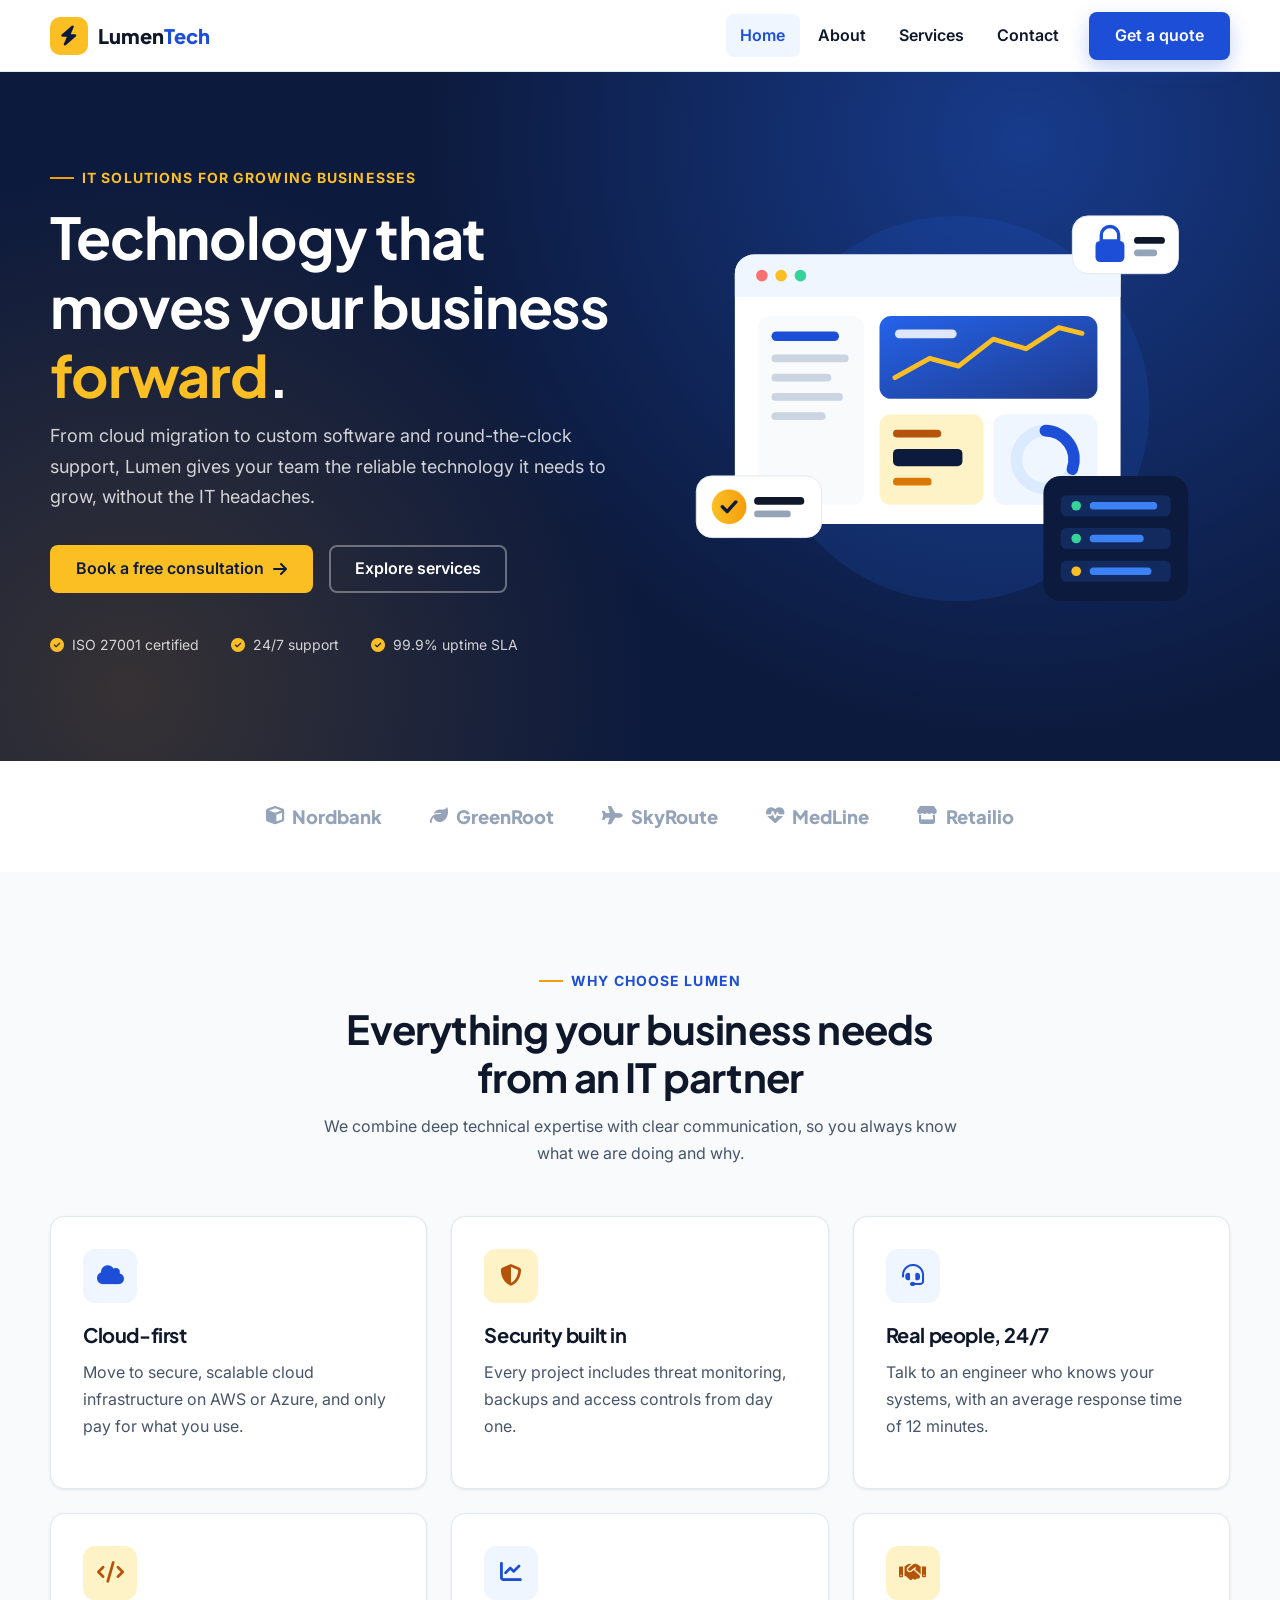
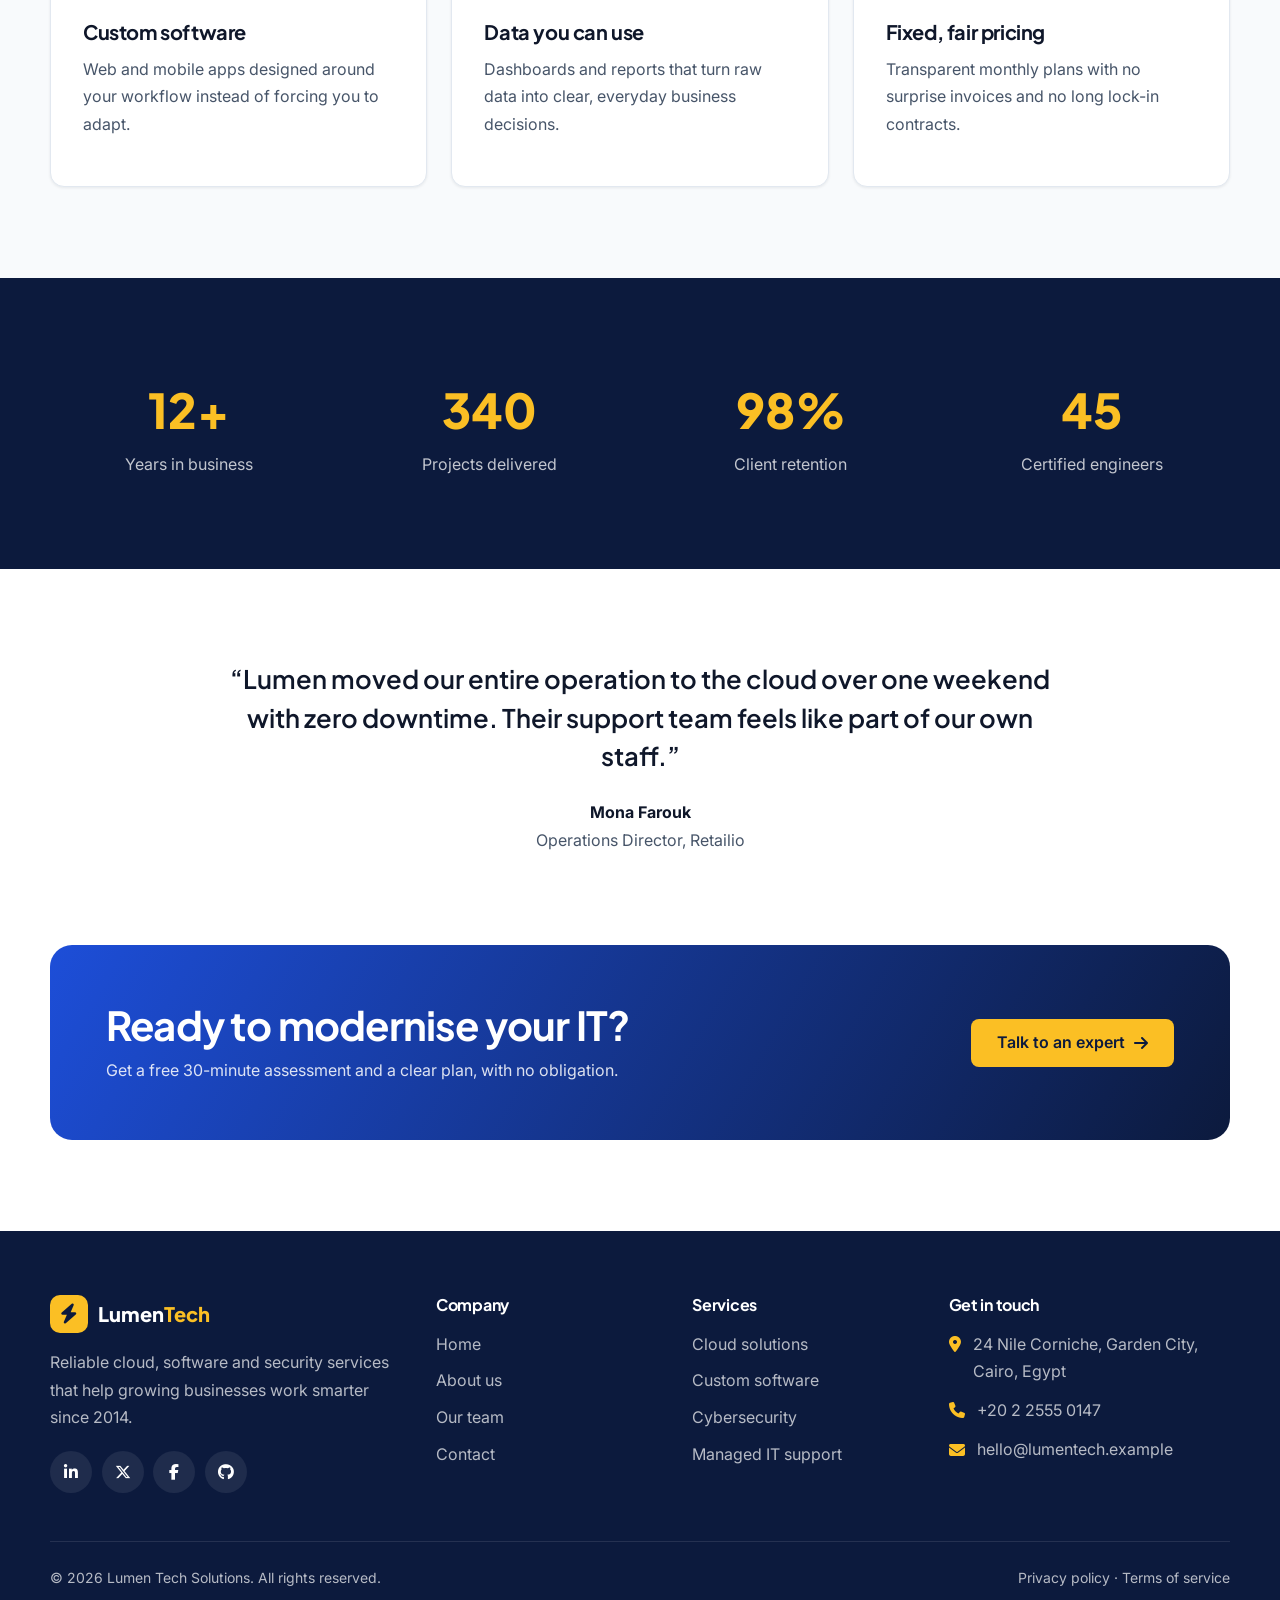
<file: index.html>
<!DOCTYPE html>
<html lang="en">
<head>
  <meta charset="UTF-8">
  <meta name="viewport" content="width=device-width, initial-scale=1.0">
  <title>Lumen Tech Solutions | IT services that move your business forward</title>
  <meta name="description" content="Lumen Tech Solutions provides cloud, software development, cybersecurity and IT support for growing businesses.">
  <meta name="theme-color" content="#0c1a3d">
  <link rel="icon" href="assets/images/favicon.svg" type="image/svg+xml">
  <!-- Fonts: Plus Jakarta Sans (headings) + Inter (body) -->
  <link rel="preconnect" href="https://fonts.googleapis.com">
  <link rel="preconnect" href="https://fonts.gstatic.com" crossorigin>
  <link rel="stylesheet" href="https://fonts.googleapis.com/css2?family=Inter:wght@400;500;600&family=Plus+Jakarta+Sans:wght@600;700;800&display=swap">
  <!-- Icons: Font Awesome 6 -->
  <link rel="stylesheet" href="https://cdnjs.cloudflare.com/ajax/libs/font-awesome/6.5.2/css/all.min.css" referrerpolicy="no-referrer">
  <link rel="stylesheet" href="css/style.css">
</head>
<body>
  <a class="skip-link" href="#main">Skip to main content</a>

  <!-- ===== Header & navigation (shared on every page) ===== -->
  <header class="site-header">
    <div class="container site-header__inner">
      <a href="index.html" class="brand" aria-label="Lumen Tech Solutions, home">
        <span class="brand__mark" aria-hidden="true"><i class="fa-solid fa-bolt"></i></span>
        <span class="brand__name">Lumen<span class="brand__accent">Tech</span></span>
      </a>

      <button class="nav-toggle" type="button" aria-controls="main-nav" aria-expanded="false" aria-label="Open menu">
        <span class="nav-toggle__bars" aria-hidden="true"></span>
      </button>

      <nav class="main-nav" id="main-nav" aria-label="Main navigation">
        <a class="main-nav__link" href="index.html" aria-current="page">Home</a>
        <a class="main-nav__link" href="about.html">About</a>
        <a class="main-nav__link" href="services.html">Services</a>
        <a class="main-nav__link" href="contact.html">Contact</a>
        <a href="contact.html" class="btn btn--primary">Get a quote</a>
      </nav>
    </div>
  </header>

  <main id="main">
    <!-- Hero -->
    <section class="hero" aria-labelledby="hero-title">
      <div class="container split">
        <div>
          <span class="eyebrow" style="color: var(--amber-400)">IT solutions for growing businesses</span>
          <h1 id="hero-title">Technology that moves your business <mark>forward</mark>.</h1>
          <p class="hero__lead">From cloud migration to custom software and round-the-clock support, Lumen gives your team the reliable technology it needs to grow, without the IT headaches.</p>
          <div class="btn-row">
            <a href="contact.html" class="btn btn--accent">Book a free consultation <i class="fa-solid fa-arrow-right" aria-hidden="true"></i></a>
            <a href="services.html" class="btn btn--light">Explore services</a>
          </div>
          <ul class="hero__badges">
            <li><i class="fa-solid fa-circle-check" aria-hidden="true"></i> ISO 27001 certified</li>
            <li><i class="fa-solid fa-circle-check" aria-hidden="true"></i> 24/7 support</li>
            <li><i class="fa-solid fa-circle-check" aria-hidden="true"></i> 99.9% uptime SLA</li>
          </ul>
        </div>
        <div class="hero__visual">
          <img src="assets/images/hero-dashboard.svg" alt="Illustration of a cloud dashboard with charts and secure servers" width="560" height="460">
        </div>
      </div>
    </section>

    <!-- Trusted by -->
    <section class="section" style="padding-block: 2.5rem" aria-label="Clients who trust us">
      <div class="container">
        <ul class="logos">
          <li><i class="fa-solid fa-cube" aria-hidden="true"></i> Nordbank</li>
          <li><i class="fa-solid fa-leaf" aria-hidden="true"></i> GreenRoot</li>
          <li><i class="fa-solid fa-plane" aria-hidden="true"></i> SkyRoute</li>
          <li><i class="fa-solid fa-heart-pulse" aria-hidden="true"></i> MedLine</li>
          <li><i class="fa-solid fa-store" aria-hidden="true"></i> Retailio</li>
        </ul>
      </div>
    </section>

    <!-- Features -->
    <section class="section section--alt" aria-labelledby="features-title">
      <div class="container">
        <header class="section-head">
          <span class="eyebrow">Why choose Lumen</span>
          <h2 id="features-title">Everything your business needs from an IT partner</h2>
          <p>We combine deep technical expertise with clear communication, so you always know what we are doing and why.</p>
        </header>
        <div class="grid grid--3">
          <article class="card">
            <div class="icon-box"><i class="fa-solid fa-cloud" aria-hidden="true"></i></div>
            <h3>Cloud-first</h3>
            <p>Move to secure, scalable cloud infrastructure on AWS or Azure, and only pay for what you use.</p>
          </article>
          <article class="card">
            <div class="icon-box icon-box--amber"><i class="fa-solid fa-shield-halved" aria-hidden="true"></i></div>
            <h3>Security built in</h3>
            <p>Every project includes threat monitoring, backups and access controls from day one.</p>
          </article>
          <article class="card">
            <div class="icon-box"><i class="fa-solid fa-headset" aria-hidden="true"></i></div>
            <h3>Real people, 24/7</h3>
            <p>Talk to an engineer who knows your systems, with an average response time of 12 minutes.</p>
          </article>
          <article class="card">
            <div class="icon-box icon-box--amber"><i class="fa-solid fa-code" aria-hidden="true"></i></div>
            <h3>Custom software</h3>
            <p>Web and mobile apps designed around your workflow instead of forcing you to adapt.</p>
          </article>
          <article class="card">
            <div class="icon-box"><i class="fa-solid fa-chart-line" aria-hidden="true"></i></div>
            <h3>Data you can use</h3>
            <p>Dashboards and reports that turn raw data into clear, everyday business decisions.</p>
          </article>
          <article class="card">
            <div class="icon-box icon-box--amber"><i class="fa-solid fa-handshake" aria-hidden="true"></i></div>
            <h3>Fixed, fair pricing</h3>
            <p>Transparent monthly plans with no surprise invoices and no long lock-in contracts.</p>
          </article>
        </div>
      </div>
    </section>

    <!-- Stats -->
    <section class="section section--dark" aria-label="Lumen in numbers">
      <div class="container stats">
        <div><span class="stat__value">12+</span>Years in business</div>
        <div><span class="stat__value">340</span>Projects delivered</div>
        <div><span class="stat__value">98%</span>Client retention</div>
        <div><span class="stat__value">45</span>Certified engineers</div>
      </div>
    </section>

    <!-- Testimonial -->
    <section class="section" aria-label="Client testimonial">
      <div class="container">
        <figure class="quote">
          <blockquote>“Lumen moved our entire operation to the cloud over one weekend with zero downtime. Their support team feels like part of our own staff.”</blockquote>
          <figcaption><strong>Mona Farouk</strong> Operations Director, Retailio</figcaption>
        </figure>
      </div>
    </section>

    <!-- Call to action -->
    <section class="section" style="padding-top: 0" aria-labelledby="cta-title">
      <div class="container">
        <div class="cta">
          <div>
            <h2 id="cta-title">Ready to modernise your IT?</h2>
            <p>Get a free 30-minute assessment and a clear plan, with no obligation.</p>
          </div>
          <a href="contact.html" class="btn btn--accent">Talk to an expert <i class="fa-solid fa-arrow-right" aria-hidden="true"></i></a>
        </div>
      </div>
    </section>
  </main>

  <!-- ===== Footer (shared on every page) ===== -->
  <footer class="site-footer">
    <div class="container">
      <div class="footer-grid">
        <div>
          <a href="index.html" class="brand">
            <span class="brand__mark" aria-hidden="true"><i class="fa-solid fa-bolt"></i></span>
            <span class="brand__name">Lumen<span class="brand__accent">Tech</span></span>
          </a>
          <p>Reliable cloud, software and security services that help growing businesses work smarter since 2014.</p>
          <div class="socials" aria-label="Social media">
            <a href="https://www.linkedin.com/" target="_blank" rel="noopener" aria-label="Lumen on LinkedIn"><i class="fa-brands fa-linkedin-in"></i></a>
            <a href="https://x.com/" target="_blank" rel="noopener" aria-label="Lumen on X"><i class="fa-brands fa-x-twitter"></i></a>
            <a href="https://www.facebook.com/" target="_blank" rel="noopener" aria-label="Lumen on Facebook"><i class="fa-brands fa-facebook-f"></i></a>
            <a href="https://github.com/guirguisnashat" target="_blank" rel="noopener" aria-label="Lumen on GitHub"><i class="fa-brands fa-github"></i></a>
          </div>
        </div>
        <div>
          <h3>Company</h3>
          <ul class="footer-links">
            <li><a href="index.html">Home</a></li>
            <li><a href="about.html">About us</a></li>
            <li><a href="about.html#team">Our team</a></li>
            <li><a href="contact.html">Contact</a></li>
          </ul>
        </div>
        <div>
          <h3>Services</h3>
          <ul class="footer-links">
            <li><a href="services.html#cloud">Cloud solutions</a></li>
            <li><a href="services.html#software">Custom software</a></li>
            <li><a href="services.html#security">Cybersecurity</a></li>
            <li><a href="services.html#support">Managed IT support</a></li>
          </ul>
        </div>
        <div>
          <h3>Get in touch</h3>
          <ul class="footer-contact">
            <li><i class="fa-solid fa-location-dot" aria-hidden="true"></i><span>24 Nile Corniche, Garden City, Cairo, Egypt</span></li>
            <li><i class="fa-solid fa-phone" aria-hidden="true"></i><a href="tel:+20225550147">+20 2 2555 0147</a></li>
            <li><i class="fa-solid fa-envelope" aria-hidden="true"></i><a href="mailto:hello@lumentech.example">hello@lumentech.example</a></li>
          </ul>
        </div>
      </div>
      <div class="footer-bottom">
        <p>&copy; <span data-year>2026</span> Lumen Tech Solutions. All rights reserved.</p>
        <p><a href="#main">Privacy policy</a> &middot; <a href="#main">Terms of service</a></p>
      </div>
    </div>
  </footer>

  <button class="to-top" type="button" aria-label="Back to top"><i class="fa-solid fa-arrow-up" aria-hidden="true"></i></button>

  <script src="js/main.js"></script>
</body>
</html>
</file>
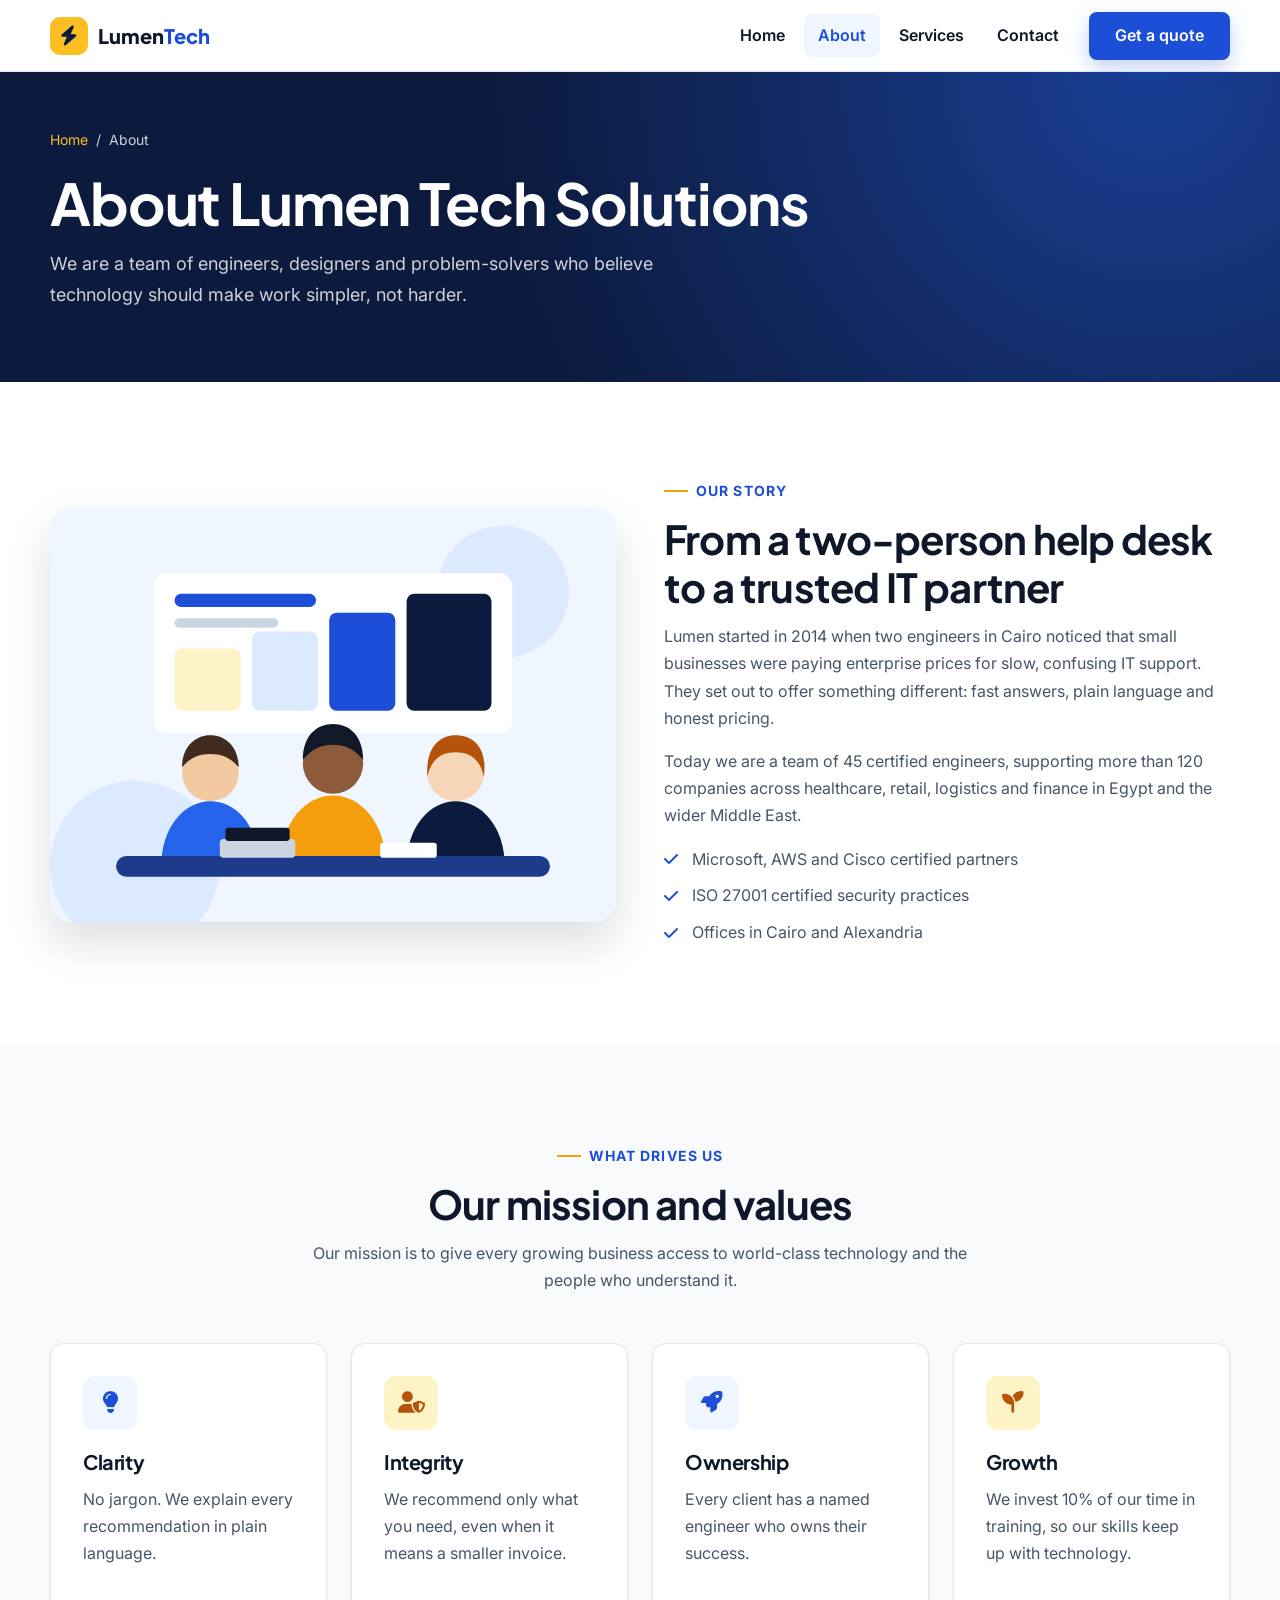
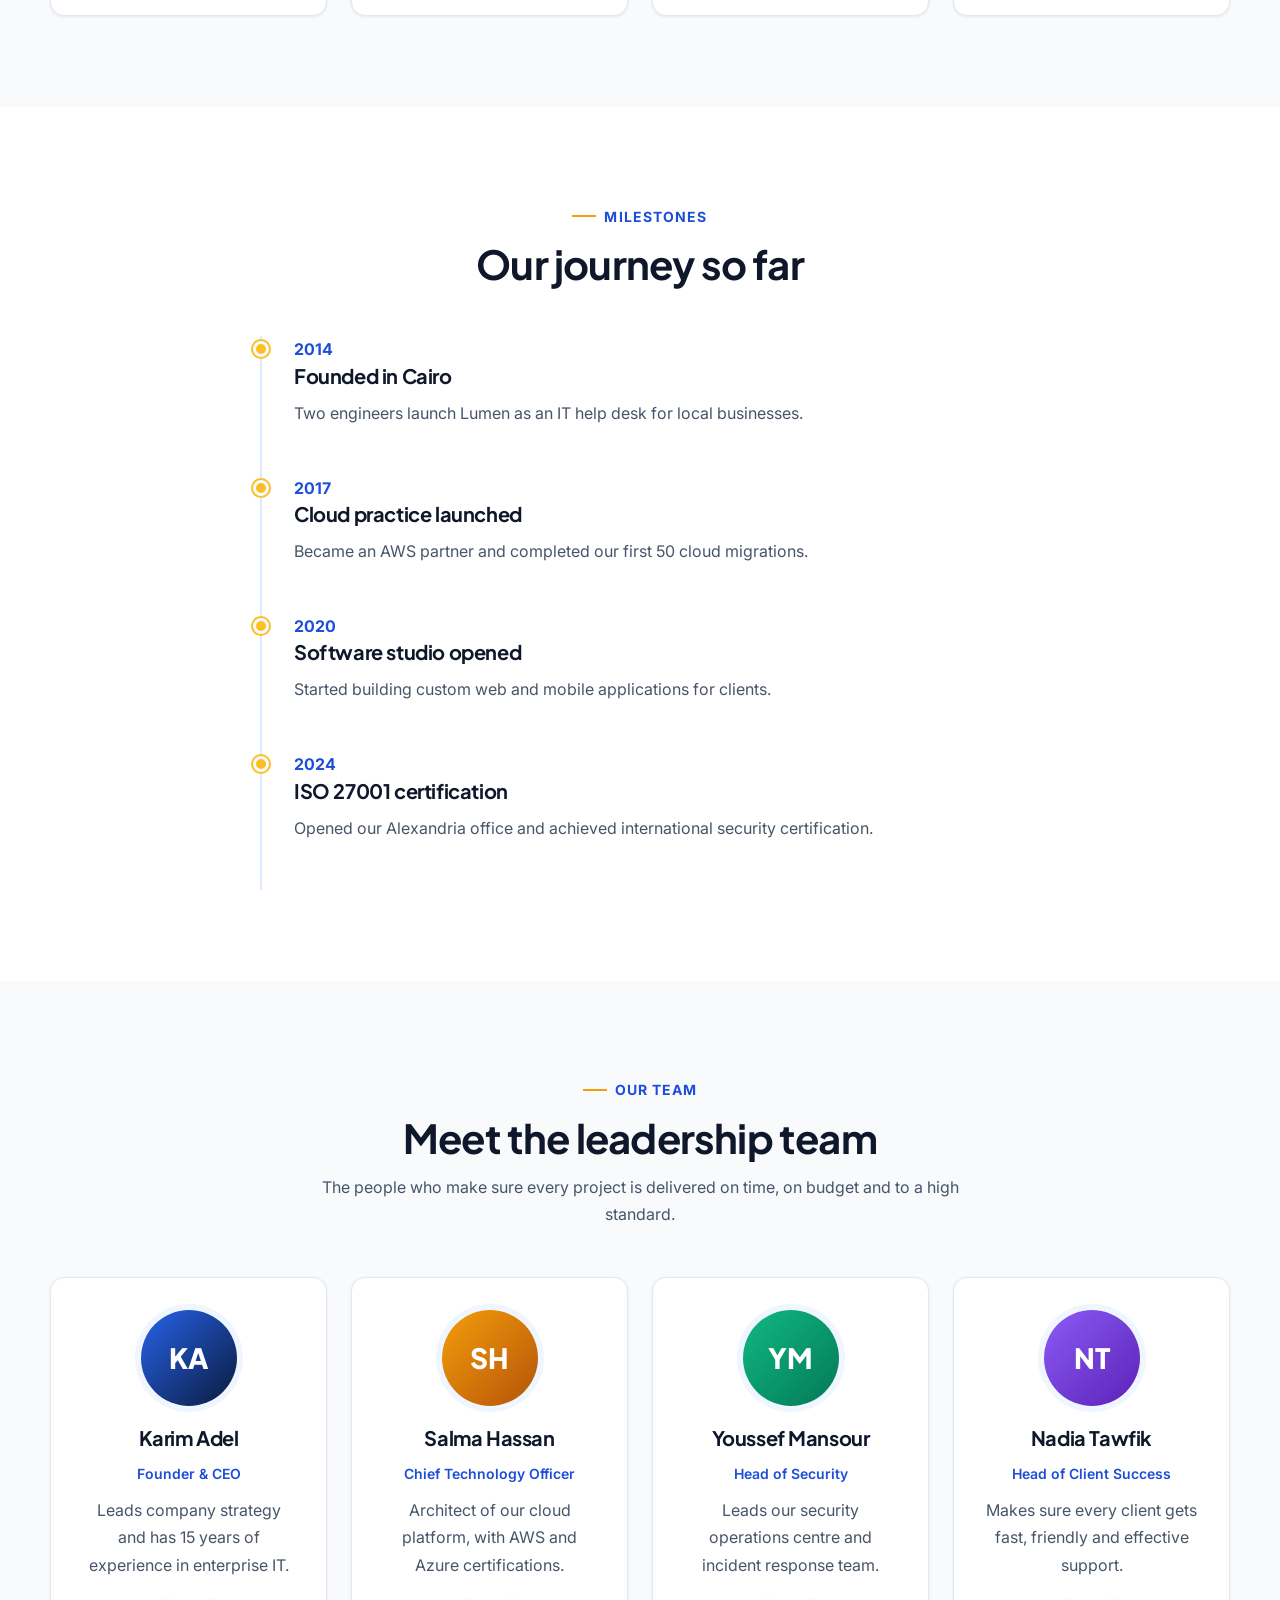
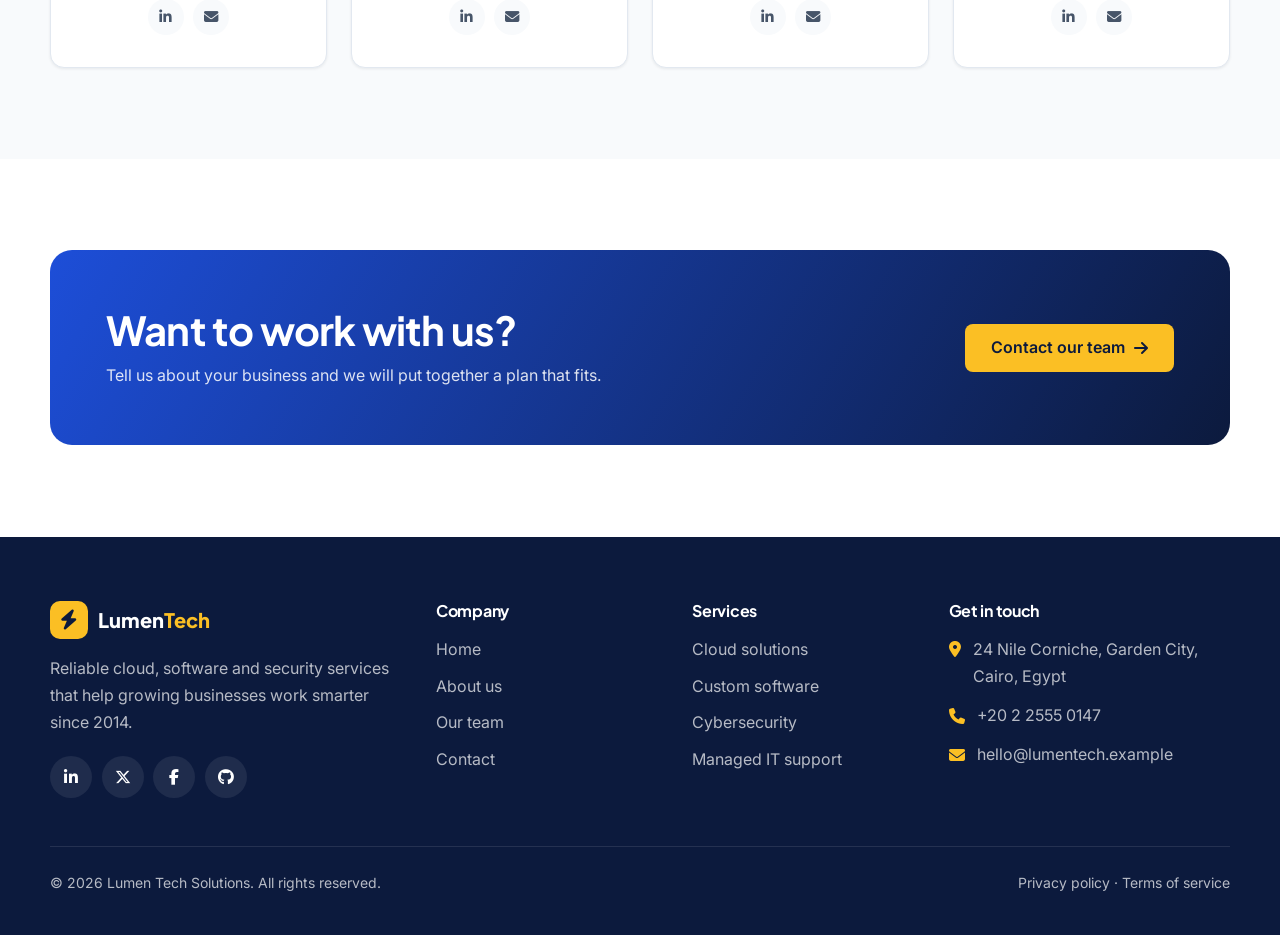
<file: about.html>
<!DOCTYPE html>
<html lang="en">
<head>
  <meta charset="UTF-8">
  <meta name="viewport" content="width=device-width, initial-scale=1.0">
  <title>About Us | Lumen Tech Solutions</title>
  <meta name="description" content="Learn about Lumen Tech Solutions: our story, mission, values and the team behind our work.">
  <meta name="theme-color" content="#0c1a3d">
  <link rel="icon" href="assets/images/favicon.svg" type="image/svg+xml">
  <!-- Fonts: Plus Jakarta Sans (headings) + Inter (body) -->
  <link rel="preconnect" href="https://fonts.googleapis.com">
  <link rel="preconnect" href="https://fonts.gstatic.com" crossorigin>
  <link rel="stylesheet" href="https://fonts.googleapis.com/css2?family=Inter:wght@400;500;600&family=Plus+Jakarta+Sans:wght@600;700;800&display=swap">
  <!-- Icons: Font Awesome 6 -->
  <link rel="stylesheet" href="https://cdnjs.cloudflare.com/ajax/libs/font-awesome/6.5.2/css/all.min.css" referrerpolicy="no-referrer">
  <link rel="stylesheet" href="css/style.css">
</head>
<body>
  <a class="skip-link" href="#main">Skip to main content</a>

  <!-- ===== Header & navigation (shared on every page) ===== -->
  <header class="site-header">
    <div class="container site-header__inner">
      <a href="index.html" class="brand" aria-label="Lumen Tech Solutions, home">
        <span class="brand__mark" aria-hidden="true"><i class="fa-solid fa-bolt"></i></span>
        <span class="brand__name">Lumen<span class="brand__accent">Tech</span></span>
      </a>

      <button class="nav-toggle" type="button" aria-controls="main-nav" aria-expanded="false" aria-label="Open menu">
        <span class="nav-toggle__bars" aria-hidden="true"></span>
      </button>

      <nav class="main-nav" id="main-nav" aria-label="Main navigation">
        <a class="main-nav__link" href="index.html">Home</a>
        <a class="main-nav__link" href="about.html" aria-current="page">About</a>
        <a class="main-nav__link" href="services.html">Services</a>
        <a class="main-nav__link" href="contact.html">Contact</a>
        <a href="contact.html" class="btn btn--primary">Get a quote</a>
      </nav>
    </div>
  </header>

  <main id="main">
    <!-- Page banner -->
    <section class="page-hero" aria-labelledby="page-title">
      <div class="container">
        <nav class="breadcrumb" aria-label="Breadcrumb"><a href="index.html">Home</a><span aria-hidden="true">/</span><span aria-current="page">About</span></nav>
        <h1 id="page-title">About Lumen Tech Solutions</h1>
        <p>We are a team of engineers, designers and problem-solvers who believe technology should make work simpler, not harder.</p>
      </div>
    </section>

    <!-- Company story -->
    <section class="section" aria-labelledby="story-title">
      <div class="container split">
        <div class="story-visual">
          <img src="assets/images/team-collaboration.svg" alt="Illustration of three Lumen team members collaborating at a table" width="600" height="440" loading="lazy">
        </div>
        <div>
          <span class="eyebrow">Our story</span>
          <h2 id="story-title">From a two-person help desk to a trusted IT partner</h2>
          <p>Lumen started in 2014 when two engineers in Cairo noticed that small businesses were paying enterprise prices for slow, confusing IT support. They set out to offer something different: fast answers, plain language and honest pricing.</p>
          <p>Today we are a team of 45 certified engineers, supporting more than 120 companies across healthcare, retail, logistics and finance in Egypt and the wider Middle East.</p>
          <ul class="check-list">
            <li><i class="fa-solid fa-check" aria-hidden="true"></i>Microsoft, AWS and Cisco certified partners</li>
            <li><i class="fa-solid fa-check" aria-hidden="true"></i>ISO 27001 certified security practices</li>
            <li><i class="fa-solid fa-check" aria-hidden="true"></i>Offices in Cairo and Alexandria</li>
          </ul>
        </div>
      </div>
    </section>

    <!-- Mission & values -->
    <section class="section section--alt" aria-labelledby="values-title">
      <div class="container">
        <header class="section-head">
          <span class="eyebrow">What drives us</span>
          <h2 id="values-title">Our mission and values</h2>
          <p>Our mission is to give every growing business access to world-class technology and the people who understand it.</p>
        </header>
        <div class="grid grid--4">
          <article class="card">
            <div class="icon-box"><i class="fa-solid fa-lightbulb" aria-hidden="true"></i></div>
            <h3>Clarity</h3>
            <p>No jargon. We explain every recommendation in plain language.</p>
          </article>
          <article class="card">
            <div class="icon-box icon-box--amber"><i class="fa-solid fa-user-shield" aria-hidden="true"></i></div>
            <h3>Integrity</h3>
            <p>We recommend only what you need, even when it means a smaller invoice.</p>
          </article>
          <article class="card">
            <div class="icon-box"><i class="fa-solid fa-rocket" aria-hidden="true"></i></div>
            <h3>Ownership</h3>
            <p>Every client has a named engineer who owns their success.</p>
          </article>
          <article class="card">
            <div class="icon-box icon-box--amber"><i class="fa-solid fa-seedling" aria-hidden="true"></i></div>
            <h3>Growth</h3>
            <p>We invest 10% of our time in training, so our skills keep up with technology.</p>
          </article>
        </div>
      </div>
    </section>

    <!-- Timeline -->
    <section class="section" aria-labelledby="journey-title">
      <div class="container">
        <header class="section-head">
          <span class="eyebrow">Milestones</span>
          <h2 id="journey-title">Our journey so far</h2>
        </header>
        <ol class="timeline">
          <li class="timeline__item">
            <span class="timeline__year">2014</span>
            <h3>Founded in Cairo</h3>
            <p>Two engineers launch Lumen as an IT help desk for local businesses.</p>
          </li>
          <li class="timeline__item">
            <span class="timeline__year">2017</span>
            <h3>Cloud practice launched</h3>
            <p>Became an AWS partner and completed our first 50 cloud migrations.</p>
          </li>
          <li class="timeline__item">
            <span class="timeline__year">2020</span>
            <h3>Software studio opened</h3>
            <p>Started building custom web and mobile applications for clients.</p>
          </li>
          <li class="timeline__item">
            <span class="timeline__year">2024</span>
            <h3>ISO 27001 certification</h3>
            <p>Opened our Alexandria office and achieved international security certification.</p>
          </li>
        </ol>
      </div>
    </section>

    <!-- Team -->
    <section class="section section--alt" id="team" aria-labelledby="team-title">
      <div class="container">
        <header class="section-head">
          <span class="eyebrow">Our team</span>
          <h2 id="team-title">Meet the leadership team</h2>
          <p>The people who make sure every project is delivered on time, on budget and to a high standard.</p>
        </header>
        <div class="grid grid--4">
          <article class="card team-card">
            <div class="avatar" aria-hidden="true">KA</div>
            <h3>Karim Adel</h3>
            <span class="team-card__role">Founder &amp; CEO</span>
            <p>Leads company strategy and has 15 years of experience in enterprise IT.</p>
            <div class="socials">
              <a href="https://www.linkedin.com/" target="_blank" rel="noopener" aria-label="Karim Adel on LinkedIn"><i class="fa-brands fa-linkedin-in"></i></a>
              <a href="mailto:karim@lumentech.example" aria-label="Email Karim Adel"><i class="fa-solid fa-envelope"></i></a>
            </div>
          </article>
          <article class="card team-card">
            <div class="avatar" style="--c1: #f59e0b; --c2: #b45309" aria-hidden="true">SH</div>
            <h3>Salma Hassan</h3>
            <span class="team-card__role">Chief Technology Officer</span>
            <p>Architect of our cloud platform, with AWS and Azure certifications.</p>
            <div class="socials">
              <a href="https://www.linkedin.com/" target="_blank" rel="noopener" aria-label="Salma Hassan on LinkedIn"><i class="fa-brands fa-linkedin-in"></i></a>
              <a href="mailto:salma@lumentech.example" aria-label="Email Salma Hassan"><i class="fa-solid fa-envelope"></i></a>
            </div>
          </article>
          <article class="card team-card">
            <div class="avatar" style="--c1: #10b981; --c2: #047857" aria-hidden="true">YM</div>
            <h3>Youssef Mansour</h3>
            <span class="team-card__role">Head of Security</span>
            <p>Leads our security operations centre and incident response team.</p>
            <div class="socials">
              <a href="https://www.linkedin.com/" target="_blank" rel="noopener" aria-label="Youssef Mansour on LinkedIn"><i class="fa-brands fa-linkedin-in"></i></a>
              <a href="mailto:youssef@lumentech.example" aria-label="Email Youssef Mansour"><i class="fa-solid fa-envelope"></i></a>
            </div>
          </article>
          <article class="card team-card">
            <div class="avatar" style="--c1: #8b5cf6; --c2: #5b21b6" aria-hidden="true">NT</div>
            <h3>Nadia Tawfik</h3>
            <span class="team-card__role">Head of Client Success</span>
            <p>Makes sure every client gets fast, friendly and effective support.</p>
            <div class="socials">
              <a href="https://www.linkedin.com/" target="_blank" rel="noopener" aria-label="Nadia Tawfik on LinkedIn"><i class="fa-brands fa-linkedin-in"></i></a>
              <a href="mailto:nadia@lumentech.example" aria-label="Email Nadia Tawfik"><i class="fa-solid fa-envelope"></i></a>
            </div>
          </article>
        </div>
      </div>
    </section>

    <!-- Call to action -->
    <section class="section" aria-labelledby="cta-title">
      <div class="container">
        <div class="cta">
          <div>
            <h2 id="cta-title">Want to work with us?</h2>
            <p>Tell us about your business and we will put together a plan that fits.</p>
          </div>
          <a href="contact.html" class="btn btn--accent">Contact our team <i class="fa-solid fa-arrow-right" aria-hidden="true"></i></a>
        </div>
      </div>
    </section>
  </main>

  <!-- ===== Footer (shared on every page) ===== -->
  <footer class="site-footer">
    <div class="container">
      <div class="footer-grid">
        <div>
          <a href="index.html" class="brand">
            <span class="brand__mark" aria-hidden="true"><i class="fa-solid fa-bolt"></i></span>
            <span class="brand__name">Lumen<span class="brand__accent">Tech</span></span>
          </a>
          <p>Reliable cloud, software and security services that help growing businesses work smarter since 2014.</p>
          <div class="socials" aria-label="Social media">
            <a href="https://www.linkedin.com/" target="_blank" rel="noopener" aria-label="Lumen on LinkedIn"><i class="fa-brands fa-linkedin-in"></i></a>
            <a href="https://x.com/" target="_blank" rel="noopener" aria-label="Lumen on X"><i class="fa-brands fa-x-twitter"></i></a>
            <a href="https://www.facebook.com/" target="_blank" rel="noopener" aria-label="Lumen on Facebook"><i class="fa-brands fa-facebook-f"></i></a>
            <a href="https://github.com/guirguisnashat" target="_blank" rel="noopener" aria-label="Lumen on GitHub"><i class="fa-brands fa-github"></i></a>
          </div>
        </div>
        <div>
          <h3>Company</h3>
          <ul class="footer-links">
            <li><a href="index.html">Home</a></li>
            <li><a href="about.html">About us</a></li>
            <li><a href="about.html#team">Our team</a></li>
            <li><a href="contact.html">Contact</a></li>
          </ul>
        </div>
        <div>
          <h3>Services</h3>
          <ul class="footer-links">
            <li><a href="services.html#cloud">Cloud solutions</a></li>
            <li><a href="services.html#software">Custom software</a></li>
            <li><a href="services.html#security">Cybersecurity</a></li>
            <li><a href="services.html#support">Managed IT support</a></li>
          </ul>
        </div>
        <div>
          <h3>Get in touch</h3>
          <ul class="footer-contact">
            <li><i class="fa-solid fa-location-dot" aria-hidden="true"></i><span>24 Nile Corniche, Garden City, Cairo, Egypt</span></li>
            <li><i class="fa-solid fa-phone" aria-hidden="true"></i><a href="tel:+20225550147">+20 2 2555 0147</a></li>
            <li><i class="fa-solid fa-envelope" aria-hidden="true"></i><a href="mailto:hello@lumentech.example">hello@lumentech.example</a></li>
          </ul>
        </div>
      </div>
      <div class="footer-bottom">
        <p>&copy; <span data-year>2026</span> Lumen Tech Solutions. All rights reserved.</p>
        <p><a href="#main">Privacy policy</a> &middot; <a href="#main">Terms of service</a></p>
      </div>
    </div>
  </footer>

  <button class="to-top" type="button" aria-label="Back to top"><i class="fa-solid fa-arrow-up" aria-hidden="true"></i></button>

  <script src="js/main.js"></script>
</body>
</html>
</file>
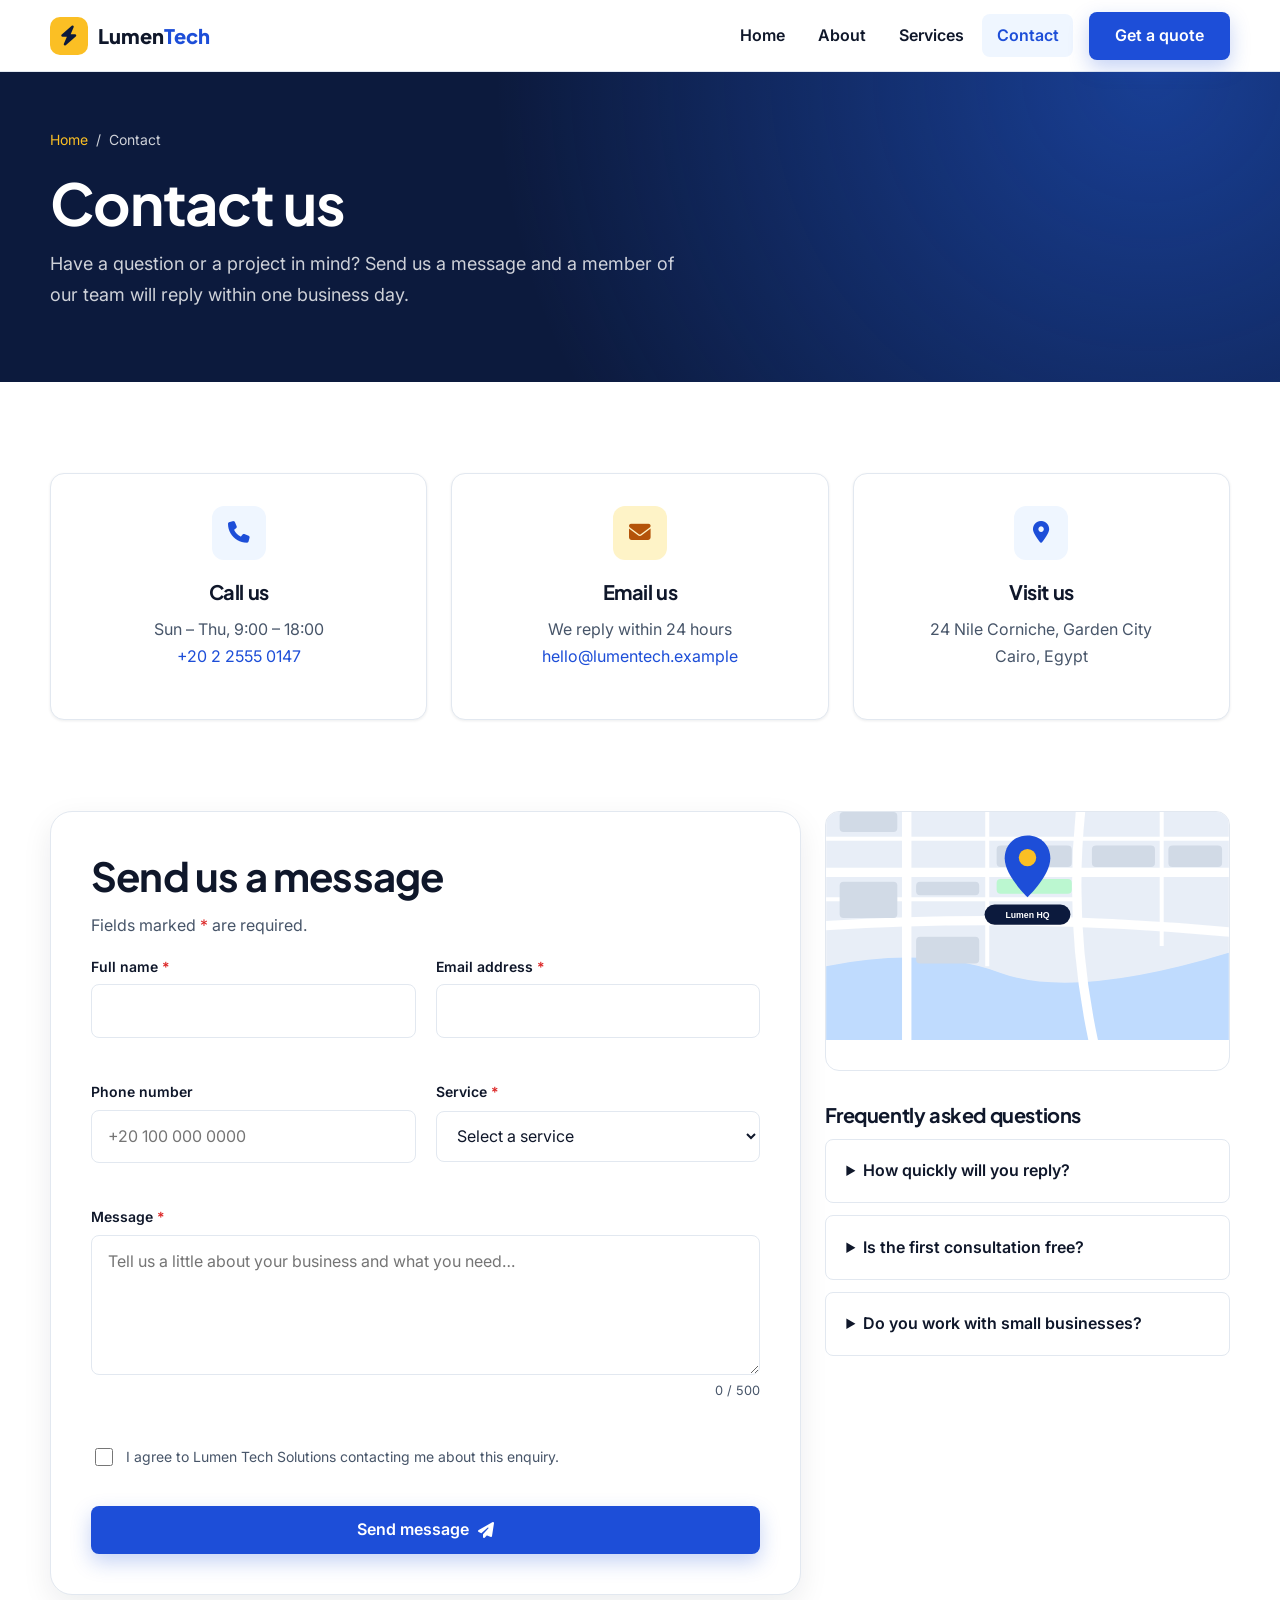
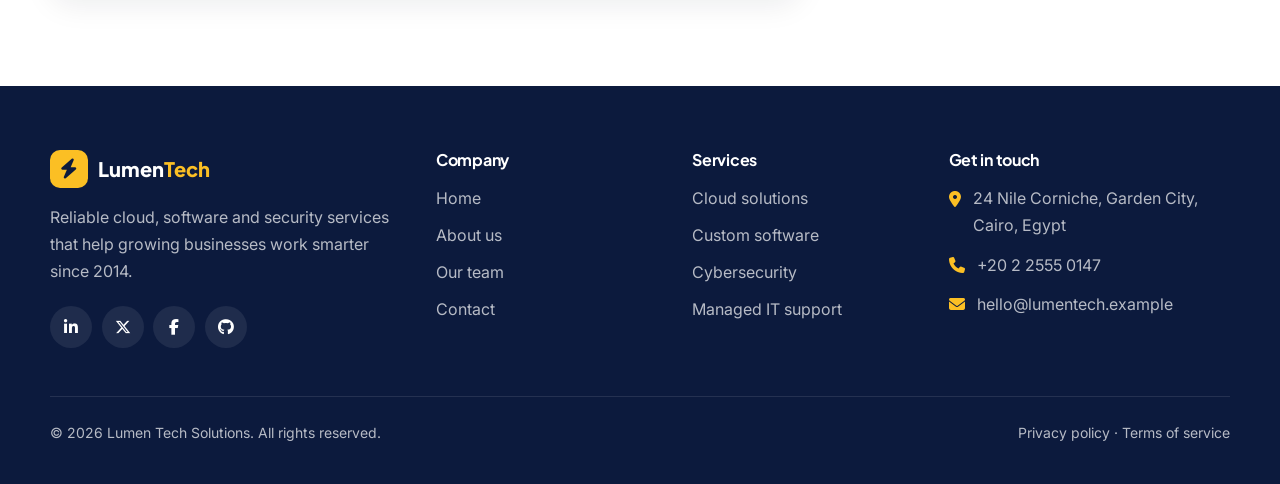
<file: contact.html>
<!DOCTYPE html>
<html lang="en">
<head>
  <meta charset="UTF-8">
  <meta name="viewport" content="width=device-width, initial-scale=1.0">
  <title>Contact Us | Lumen Tech Solutions</title>
  <meta name="description" content="Get in touch with Lumen Tech Solutions. Call, email or send us a message and we will reply within one business day.">
  <meta name="theme-color" content="#0c1a3d">
  <link rel="icon" href="assets/images/favicon.svg" type="image/svg+xml">
  <!-- Fonts: Plus Jakarta Sans (headings) + Inter (body) -->
  <link rel="preconnect" href="https://fonts.googleapis.com">
  <link rel="preconnect" href="https://fonts.gstatic.com" crossorigin>
  <link rel="stylesheet" href="https://fonts.googleapis.com/css2?family=Inter:wght@400;500;600&family=Plus+Jakarta+Sans:wght@600;700;800&display=swap">
  <!-- Icons: Font Awesome 6 -->
  <link rel="stylesheet" href="https://cdnjs.cloudflare.com/ajax/libs/font-awesome/6.5.2/css/all.min.css" referrerpolicy="no-referrer">
  <link rel="stylesheet" href="css/style.css">
</head>
<body>
  <a class="skip-link" href="#main">Skip to main content</a>

  <!-- ===== Header & navigation (shared on every page) ===== -->
  <header class="site-header">
    <div class="container site-header__inner">
      <a href="index.html" class="brand" aria-label="Lumen Tech Solutions, home">
        <span class="brand__mark" aria-hidden="true"><i class="fa-solid fa-bolt"></i></span>
        <span class="brand__name">Lumen<span class="brand__accent">Tech</span></span>
      </a>

      <button class="nav-toggle" type="button" aria-controls="main-nav" aria-expanded="false" aria-label="Open menu">
        <span class="nav-toggle__bars" aria-hidden="true"></span>
      </button>

      <nav class="main-nav" id="main-nav" aria-label="Main navigation">
        <a class="main-nav__link" href="index.html">Home</a>
        <a class="main-nav__link" href="about.html">About</a>
        <a class="main-nav__link" href="services.html">Services</a>
        <a class="main-nav__link" href="contact.html" aria-current="page">Contact</a>
        <a href="contact.html" class="btn btn--primary">Get a quote</a>
      </nav>
    </div>
  </header>

  <main id="main">
    <!-- Page banner -->
    <section class="page-hero" aria-labelledby="page-title">
      <div class="container">
        <nav class="breadcrumb" aria-label="Breadcrumb"><a href="index.html">Home</a><span aria-hidden="true">/</span><span aria-current="page">Contact</span></nav>
        <h1 id="page-title">Contact us</h1>
        <p>Have a question or a project in mind? Send us a message and a member of our team will reply within one business day.</p>
      </div>
    </section>

    <!-- Contact options -->
    <section class="section" style="padding-bottom: 0" aria-label="Ways to contact us">
      <div class="container grid grid--3 contact-cards">
        <article class="card">
          <div class="icon-box"><i class="fa-solid fa-phone" aria-hidden="true"></i></div>
          <h2 class="h3" style="font-size: var(--text-xl)">Call us</h2>
          <p>Sun – Thu, 9:00 – 18:00<br><a href="tel:+20225550147">+20 2 2555 0147</a></p>
        </article>
        <article class="card">
          <div class="icon-box icon-box--amber"><i class="fa-solid fa-envelope" aria-hidden="true"></i></div>
          <h2 style="font-size: var(--text-xl)">Email us</h2>
          <p>We reply within 24 hours<br><a href="mailto:hello@lumentech.example">hello@lumentech.example</a></p>
        </article>
        <article class="card">
          <div class="icon-box"><i class="fa-solid fa-location-dot" aria-hidden="true"></i></div>
          <h2 style="font-size: var(--text-xl)">Visit us</h2>
          <p>24 Nile Corniche, Garden City<br>Cairo, Egypt</p>
        </article>
      </div>
    </section>

    <!-- Form + map -->
    <section class="section" aria-labelledby="form-title">
      <div class="container grid contact-layout">
        <div class="form-card">
          <h2 id="form-title">Send us a message</h2>
          <p>Fields marked <span class="req" style="color: var(--error)">*</span> are required.</p>

          <!-- novalidate: JavaScript shows friendly inline errors instead of browser pop-ups.
               The HTML attributes (required, type, minlength, maxlength) still document the rules
               and act as a fallback if JavaScript is disabled. -->
          <form id="contact-form" class="form" novalidate>
            <div class="form-row">
              <div class="field">
                <label for="name">Full name <span class="req">*</span></label>
                <input id="name" name="name" type="text" autocomplete="name" required minlength="3" maxlength="80" aria-describedby="name-error">
                <p class="field__error" id="name-error" aria-live="polite"></p>
              </div>
              <div class="field">
                <label for="email">Email address <span class="req">*</span></label>
                <input id="email" name="email" type="email" autocomplete="email" required maxlength="120" aria-describedby="email-error">
                <p class="field__error" id="email-error" aria-live="polite"></p>
              </div>
            </div>

            <div class="form-row">
              <div class="field">
                <label for="phone">Phone number</label>
                <input id="phone" name="phone" type="tel" autocomplete="tel" maxlength="20" placeholder="+20 100 000 0000" aria-describedby="phone-error">
                <p class="field__error" id="phone-error" aria-live="polite"></p>
              </div>
              <div class="field">
                <label for="service">Service <span class="req">*</span></label>
                <select id="service" name="service" required aria-describedby="service-error">
                  <option value="">Select a service</option>
                  <option value="cloud">Cloud Solutions</option>
                  <option value="software">Custom Software</option>
                  <option value="security">Cybersecurity</option>
                  <option value="support">Managed IT Support</option>
                  <option value="data">Data &amp; Analytics</option>
                  <option value="consulting">IT Consulting</option>
                </select>
                <p class="field__error" id="service-error" aria-live="polite"></p>
              </div>
            </div>

            <div class="field">
              <label for="message">Message <span class="req">*</span></label>
              <textarea id="message" name="message" required minlength="20" maxlength="500" placeholder="Tell us a little about your business and what you need…" aria-describedby="message-error message-count"></textarea>
              <span class="field__hint" id="message-count">0 / 500</span>
              <p class="field__error" id="message-error" aria-live="polite"></p>
            </div>

            <div>
              <label class="checkbox">
                <input type="checkbox" name="consent" required aria-describedby="consent-error">
                <span>I agree to Lumen Tech Solutions contacting me about this enquiry.</span>
              </label>
              <p class="field__error" id="consent-error" aria-live="polite"></p>
            </div>

            <button type="submit" class="btn btn--primary">Send message <i class="fa-solid fa-paper-plane" aria-hidden="true"></i></button>
            <p class="alert alert--success" id="form-success" role="status" tabindex="-1" hidden>
              <i class="fa-solid fa-circle-check" aria-hidden="true"></i><span></span>
            </p>
          </form>
        </div>

        <aside>
          <div class="map">
            <img src="assets/images/office-map.svg" alt="Map showing our office on Nile Corniche, Garden City, Cairo" width="600" height="340" loading="lazy">
          </div>
          <div class="faq" style="margin-top: 2rem">
            <h2 style="font-size: var(--text-xl)">Frequently asked questions</h2>
            <details>
              <summary>How quickly will you reply?</summary>
              <p>We answer every message within one business day, and usually much sooner.</p>
            </details>
            <details>
              <summary>Is the first consultation free?</summary>
              <p>Yes. The first 30-minute consultation and IT assessment are always free.</p>
            </details>
            <details>
              <summary>Do you work with small businesses?</summary>
              <p>Absolutely. Most of our clients have between 5 and 200 employees.</p>
            </details>
          </div>
        </aside>
      </div>
    </section>
  </main>

  <!-- ===== Footer (shared on every page) ===== -->
  <footer class="site-footer">
    <div class="container">
      <div class="footer-grid">
        <div>
          <a href="index.html" class="brand">
            <span class="brand__mark" aria-hidden="true"><i class="fa-solid fa-bolt"></i></span>
            <span class="brand__name">Lumen<span class="brand__accent">Tech</span></span>
          </a>
          <p>Reliable cloud, software and security services that help growing businesses work smarter since 2014.</p>
          <div class="socials" aria-label="Social media">
            <a href="https://www.linkedin.com/" target="_blank" rel="noopener" aria-label="Lumen on LinkedIn"><i class="fa-brands fa-linkedin-in"></i></a>
            <a href="https://x.com/" target="_blank" rel="noopener" aria-label="Lumen on X"><i class="fa-brands fa-x-twitter"></i></a>
            <a href="https://www.facebook.com/" target="_blank" rel="noopener" aria-label="Lumen on Facebook"><i class="fa-brands fa-facebook-f"></i></a>
            <a href="https://github.com/guirguisnashat" target="_blank" rel="noopener" aria-label="Lumen on GitHub"><i class="fa-brands fa-github"></i></a>
          </div>
        </div>
        <div>
          <h3>Company</h3>
          <ul class="footer-links">
            <li><a href="index.html">Home</a></li>
            <li><a href="about.html">About us</a></li>
            <li><a href="about.html#team">Our team</a></li>
            <li><a href="contact.html">Contact</a></li>
          </ul>
        </div>
        <div>
          <h3>Services</h3>
          <ul class="footer-links">
            <li><a href="services.html#cloud">Cloud solutions</a></li>
            <li><a href="services.html#software">Custom software</a></li>
            <li><a href="services.html#security">Cybersecurity</a></li>
            <li><a href="services.html#support">Managed IT support</a></li>
          </ul>
        </div>
        <div>
          <h3>Get in touch</h3>
          <ul class="footer-contact">
            <li><i class="fa-solid fa-location-dot" aria-hidden="true"></i><span>24 Nile Corniche, Garden City, Cairo, Egypt</span></li>
            <li><i class="fa-solid fa-phone" aria-hidden="true"></i><a href="tel:+20225550147">+20 2 2555 0147</a></li>
            <li><i class="fa-solid fa-envelope" aria-hidden="true"></i><a href="mailto:hello@lumentech.example">hello@lumentech.example</a></li>
          </ul>
        </div>
      </div>
      <div class="footer-bottom">
        <p>&copy; <span data-year>2026</span> Lumen Tech Solutions. All rights reserved.</p>
        <p><a href="#main">Privacy policy</a> &middot; <a href="#main">Terms of service</a></p>
      </div>
    </div>
  </footer>

  <button class="to-top" type="button" aria-label="Back to top"><i class="fa-solid fa-arrow-up" aria-hidden="true"></i></button>

  <script src="js/main.js"></script>
</body>
</html>
</file>
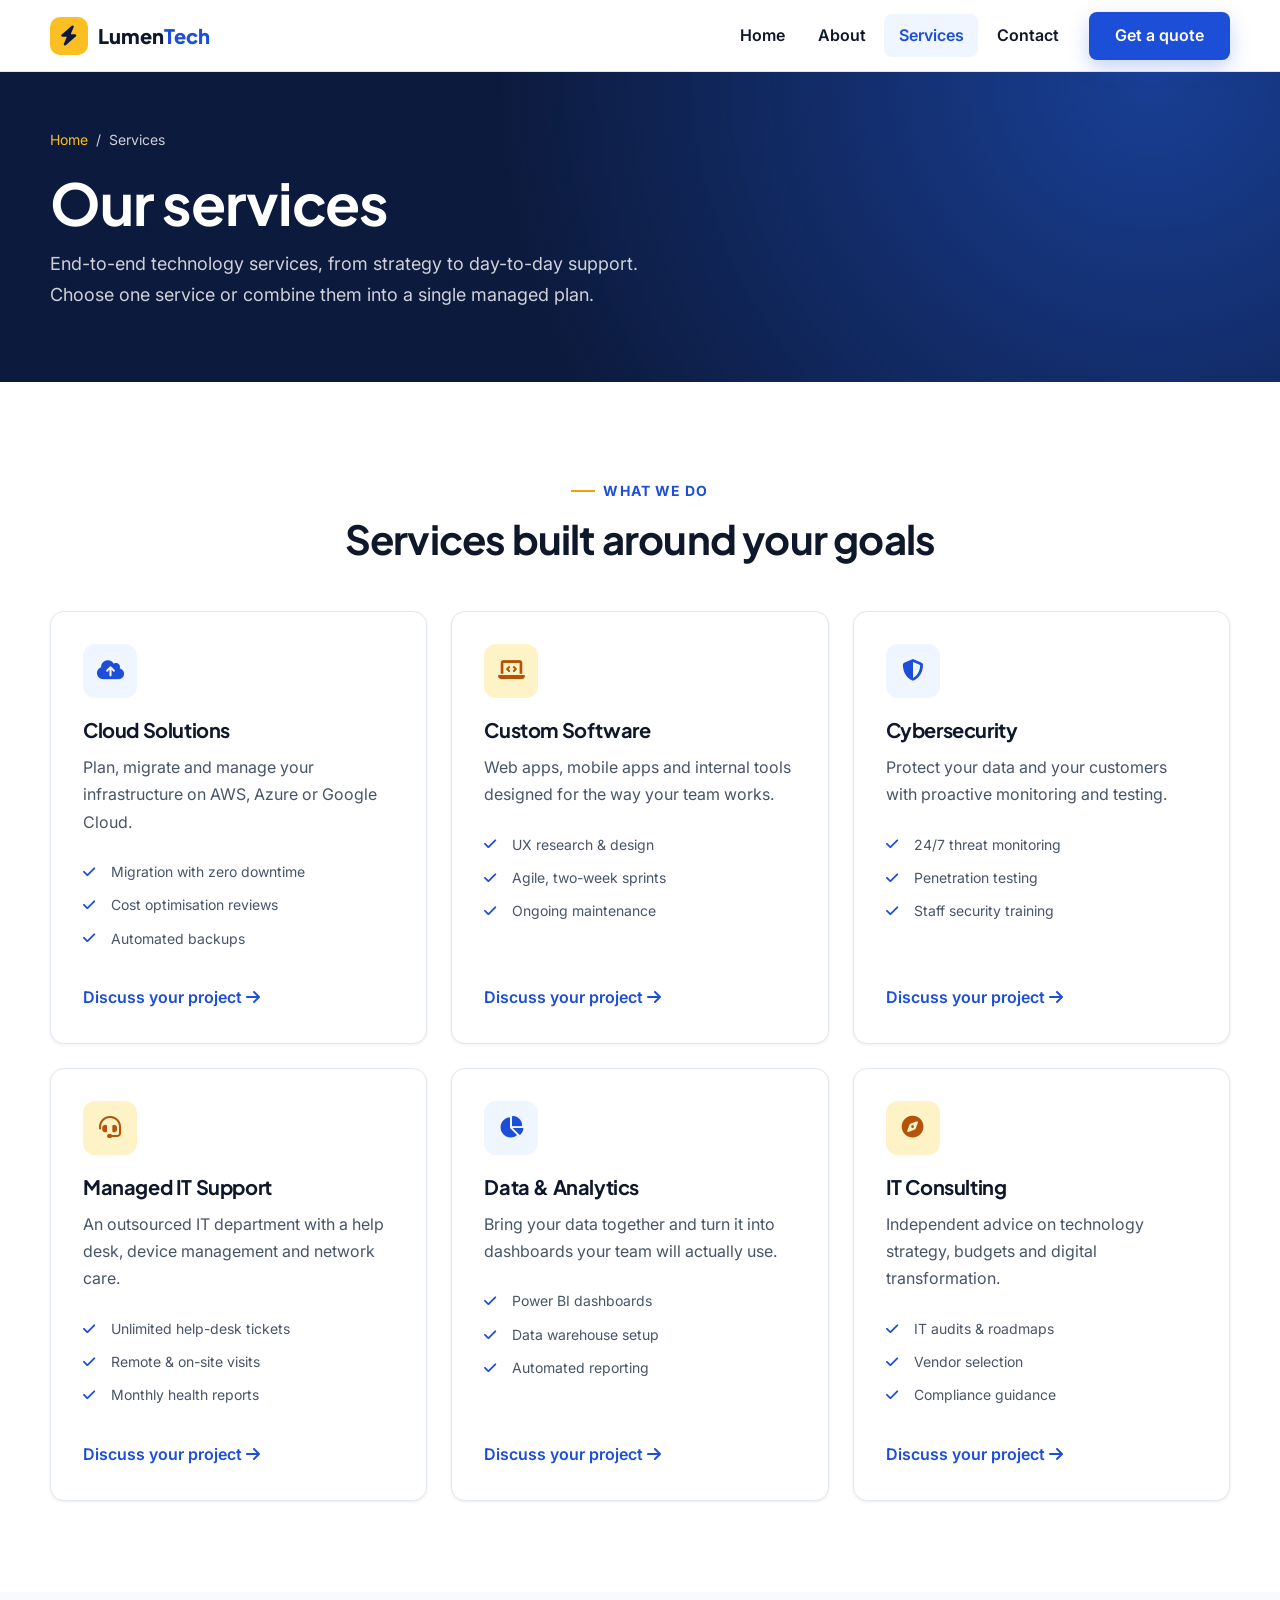
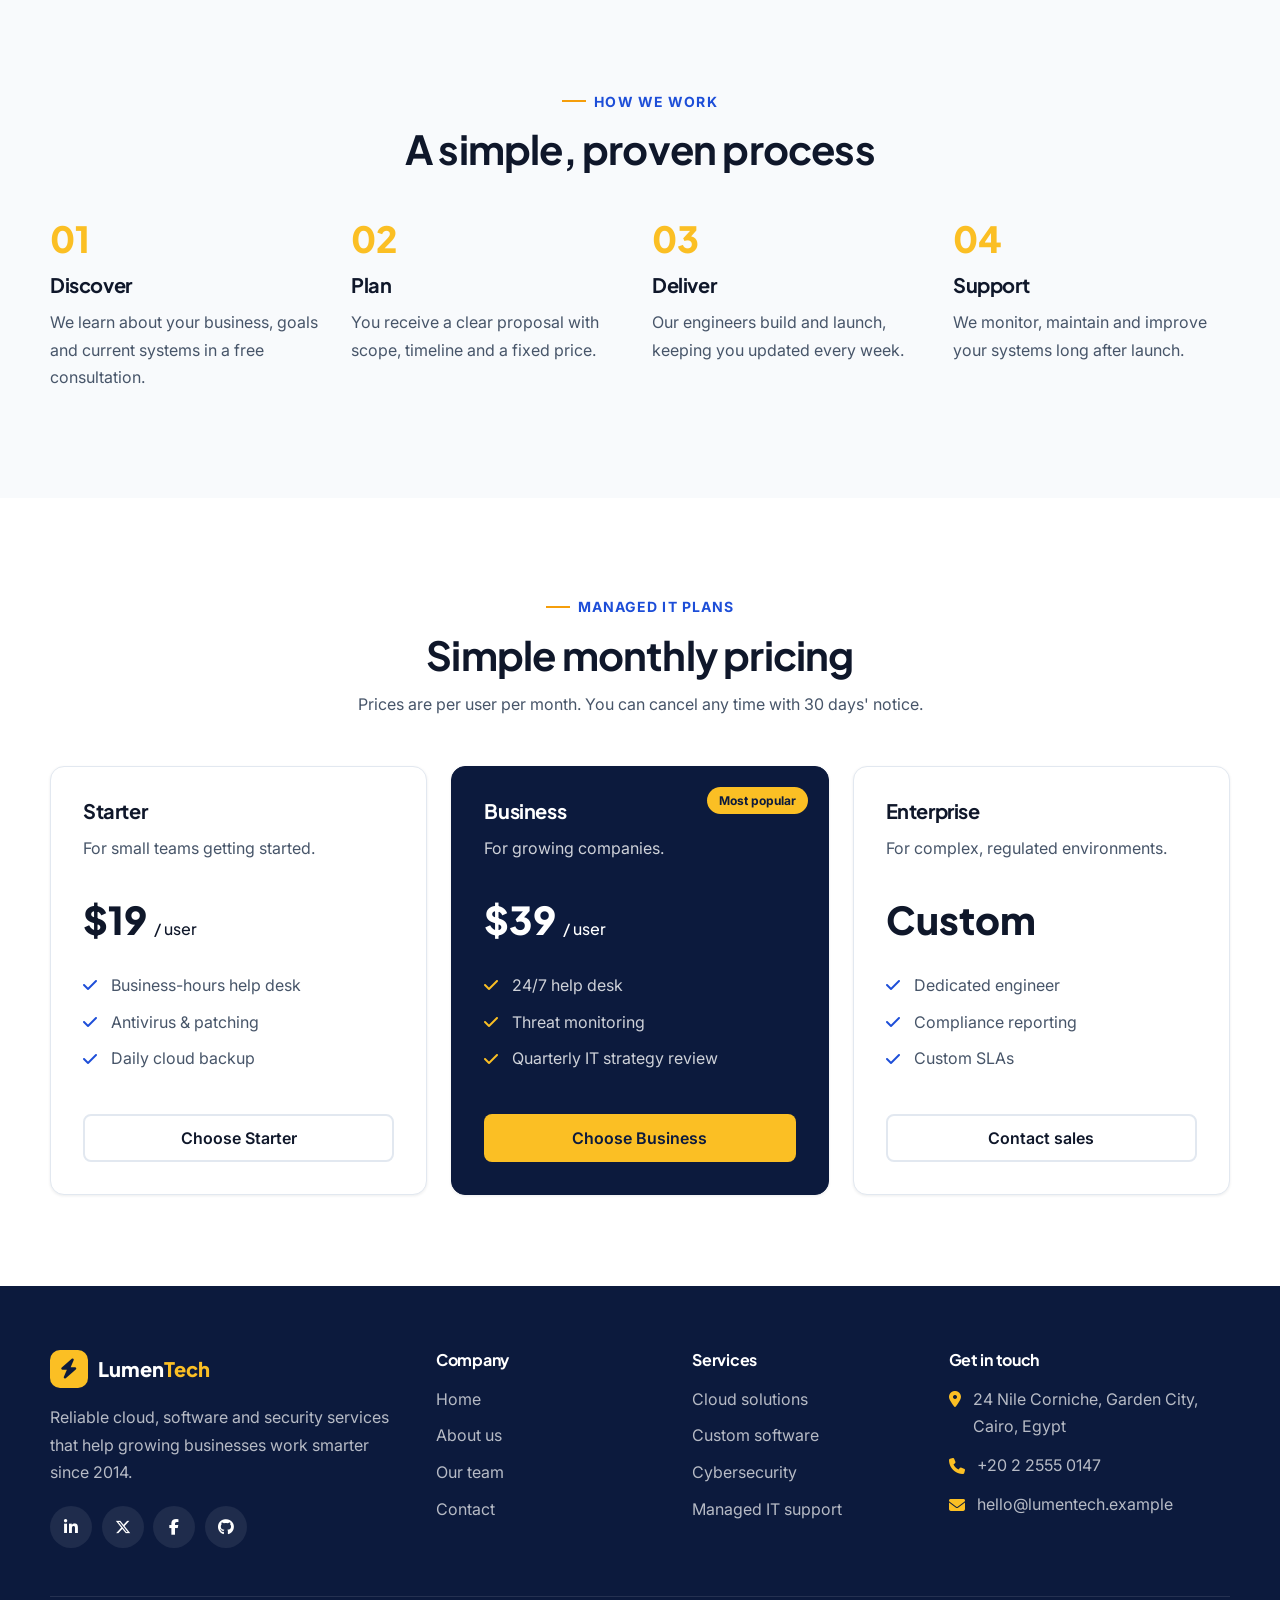
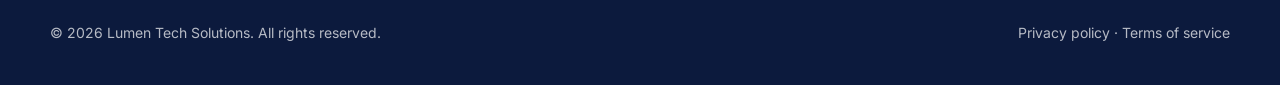
<file: services.html>
<!DOCTYPE html>
<html lang="en">
<head>
  <meta charset="UTF-8">
  <meta name="viewport" content="width=device-width, initial-scale=1.0">
  <title>Services | Lumen Tech Solutions</title>
  <meta name="description" content="Cloud migration, custom software, cybersecurity, managed IT, data analytics and IT consulting from Lumen Tech Solutions.">
  <meta name="theme-color" content="#0c1a3d">
  <link rel="icon" href="assets/images/favicon.svg" type="image/svg+xml">
  <!-- Fonts: Plus Jakarta Sans (headings) + Inter (body) -->
  <link rel="preconnect" href="https://fonts.googleapis.com">
  <link rel="preconnect" href="https://fonts.gstatic.com" crossorigin>
  <link rel="stylesheet" href="https://fonts.googleapis.com/css2?family=Inter:wght@400;500;600&family=Plus+Jakarta+Sans:wght@600;700;800&display=swap">
  <!-- Icons: Font Awesome 6 -->
  <link rel="stylesheet" href="https://cdnjs.cloudflare.com/ajax/libs/font-awesome/6.5.2/css/all.min.css" referrerpolicy="no-referrer">
  <link rel="stylesheet" href="css/style.css">
</head>
<body>
  <a class="skip-link" href="#main">Skip to main content</a>

  <!-- ===== Header & navigation (shared on every page) ===== -->
  <header class="site-header">
    <div class="container site-header__inner">
      <a href="index.html" class="brand" aria-label="Lumen Tech Solutions, home">
        <span class="brand__mark" aria-hidden="true"><i class="fa-solid fa-bolt"></i></span>
        <span class="brand__name">Lumen<span class="brand__accent">Tech</span></span>
      </a>

      <button class="nav-toggle" type="button" aria-controls="main-nav" aria-expanded="false" aria-label="Open menu">
        <span class="nav-toggle__bars" aria-hidden="true"></span>
      </button>

      <nav class="main-nav" id="main-nav" aria-label="Main navigation">
        <a class="main-nav__link" href="index.html">Home</a>
        <a class="main-nav__link" href="about.html">About</a>
        <a class="main-nav__link" href="services.html" aria-current="page">Services</a>
        <a class="main-nav__link" href="contact.html">Contact</a>
        <a href="contact.html" class="btn btn--primary">Get a quote</a>
      </nav>
    </div>
  </header>

  <main id="main">
    <!-- Page banner -->
    <section class="page-hero" aria-labelledby="page-title">
      <div class="container">
        <nav class="breadcrumb" aria-label="Breadcrumb"><a href="index.html">Home</a><span aria-hidden="true">/</span><span aria-current="page">Services</span></nav>
        <h1 id="page-title">Our services</h1>
        <p>End-to-end technology services, from strategy to day-to-day support. Choose one service or combine them into a single managed plan.</p>
      </div>
    </section>

    <!-- Service cards -->
    <section class="section" aria-labelledby="services-title">
      <div class="container">
        <header class="section-head">
          <span class="eyebrow">What we do</span>
          <h2 id="services-title">Services built around your goals</h2>
        </header>
        <div class="grid grid--3">
          <article class="card service-card" id="cloud">
            <div class="icon-box"><i class="fa-solid fa-cloud-arrow-up" aria-hidden="true"></i></div>
            <h3>Cloud Solutions</h3>
            <p>Plan, migrate and manage your infrastructure on AWS, Azure or Google Cloud.</p>
            <ul class="check-list">
              <li><i class="fa-solid fa-check" aria-hidden="true"></i>Migration with zero downtime</li>
              <li><i class="fa-solid fa-check" aria-hidden="true"></i>Cost optimisation reviews</li>
              <li><i class="fa-solid fa-check" aria-hidden="true"></i>Automated backups</li>
            </ul>
            <a href="contact.html" class="service-card__link">Discuss your project <i class="fa-solid fa-arrow-right" aria-hidden="true"></i></a>
          </article>
          <article class="card service-card" id="software">
            <div class="icon-box icon-box--amber"><i class="fa-solid fa-laptop-code" aria-hidden="true"></i></div>
            <h3>Custom Software</h3>
            <p>Web apps, mobile apps and internal tools designed for the way your team works.</p>
            <ul class="check-list">
              <li><i class="fa-solid fa-check" aria-hidden="true"></i>UX research &amp; design</li>
              <li><i class="fa-solid fa-check" aria-hidden="true"></i>Agile, two-week sprints</li>
              <li><i class="fa-solid fa-check" aria-hidden="true"></i>Ongoing maintenance</li>
            </ul>
            <a href="contact.html" class="service-card__link">Discuss your project <i class="fa-solid fa-arrow-right" aria-hidden="true"></i></a>
          </article>
          <article class="card service-card" id="security">
            <div class="icon-box"><i class="fa-solid fa-shield-halved" aria-hidden="true"></i></div>
            <h3>Cybersecurity</h3>
            <p>Protect your data and your customers with proactive monitoring and testing.</p>
            <ul class="check-list">
              <li><i class="fa-solid fa-check" aria-hidden="true"></i>24/7 threat monitoring</li>
              <li><i class="fa-solid fa-check" aria-hidden="true"></i>Penetration testing</li>
              <li><i class="fa-solid fa-check" aria-hidden="true"></i>Staff security training</li>
            </ul>
            <a href="contact.html" class="service-card__link">Discuss your project <i class="fa-solid fa-arrow-right" aria-hidden="true"></i></a>
          </article>
          <article class="card service-card" id="support">
            <div class="icon-box icon-box--amber"><i class="fa-solid fa-headset" aria-hidden="true"></i></div>
            <h3>Managed IT Support</h3>
            <p>An outsourced IT department with a help desk, device management and network care.</p>
            <ul class="check-list">
              <li><i class="fa-solid fa-check" aria-hidden="true"></i>Unlimited help-desk tickets</li>
              <li><i class="fa-solid fa-check" aria-hidden="true"></i>Remote &amp; on-site visits</li>
              <li><i class="fa-solid fa-check" aria-hidden="true"></i>Monthly health reports</li>
            </ul>
            <a href="contact.html" class="service-card__link">Discuss your project <i class="fa-solid fa-arrow-right" aria-hidden="true"></i></a>
          </article>
          <article class="card service-card" id="data">
            <div class="icon-box"><i class="fa-solid fa-chart-pie" aria-hidden="true"></i></div>
            <h3>Data &amp; Analytics</h3>
            <p>Bring your data together and turn it into dashboards your team will actually use.</p>
            <ul class="check-list">
              <li><i class="fa-solid fa-check" aria-hidden="true"></i>Power BI dashboards</li>
              <li><i class="fa-solid fa-check" aria-hidden="true"></i>Data warehouse setup</li>
              <li><i class="fa-solid fa-check" aria-hidden="true"></i>Automated reporting</li>
            </ul>
            <a href="contact.html" class="service-card__link">Discuss your project <i class="fa-solid fa-arrow-right" aria-hidden="true"></i></a>
          </article>
          <article class="card service-card" id="consulting">
            <div class="icon-box icon-box--amber"><i class="fa-solid fa-compass" aria-hidden="true"></i></div>
            <h3>IT Consulting</h3>
            <p>Independent advice on technology strategy, budgets and digital transformation.</p>
            <ul class="check-list">
              <li><i class="fa-solid fa-check" aria-hidden="true"></i>IT audits &amp; roadmaps</li>
              <li><i class="fa-solid fa-check" aria-hidden="true"></i>Vendor selection</li>
              <li><i class="fa-solid fa-check" aria-hidden="true"></i>Compliance guidance</li>
            </ul>
            <a href="contact.html" class="service-card__link">Discuss your project <i class="fa-solid fa-arrow-right" aria-hidden="true"></i></a>
          </article>
        </div>
      </div>
    </section>

    <!-- Process -->
    <section class="section section--alt" aria-labelledby="process-title">
      <div class="container">
        <header class="section-head">
          <span class="eyebrow">How we work</span>
          <h2 id="process-title">A simple, proven process</h2>
        </header>
        <ol class="grid grid--4 steps">
          <li class="step"><h3>Discover</h3><p>We learn about your business, goals and current systems in a free consultation.</p></li>
          <li class="step"><h3>Plan</h3><p>You receive a clear proposal with scope, timeline and a fixed price.</p></li>
          <li class="step"><h3>Deliver</h3><p>Our engineers build and launch, keeping you updated every week.</p></li>
          <li class="step"><h3>Support</h3><p>We monitor, maintain and improve your systems long after launch.</p></li>
        </ol>
      </div>
    </section>

    <!-- Pricing -->
    <section class="section" aria-labelledby="pricing-title">
      <div class="container">
        <header class="section-head">
          <span class="eyebrow">Managed IT plans</span>
          <h2 id="pricing-title">Simple monthly pricing</h2>
          <p>Prices are per user per month. You can cancel any time with 30 days' notice.</p>
        </header>
        <div class="grid grid--3">
          <article class="card pricing-card">
            <h3>Starter</h3>
            <p>For small teams getting started.</p>
            <p class="price">$19 <small>/ user</small></p>
            <ul class="check-list">
              <li><i class="fa-solid fa-check" aria-hidden="true"></i>Business-hours help desk</li>
              <li><i class="fa-solid fa-check" aria-hidden="true"></i>Antivirus &amp; patching</li>
              <li><i class="fa-solid fa-check" aria-hidden="true"></i>Daily cloud backup</li>
            </ul>
            <a href="contact.html" class="btn btn--outline">Choose Starter</a>
          </article>
          <article class="card pricing-card pricing-card--featured">
            <span class="pricing-card__badge">Most popular</span>
            <h3>Business</h3>
            <p>For growing companies.</p>
            <p class="price">$39 <small>/ user</small></p>
            <ul class="check-list">
              <li><i class="fa-solid fa-check" aria-hidden="true"></i>24/7 help desk</li>
              <li><i class="fa-solid fa-check" aria-hidden="true"></i>Threat monitoring</li>
              <li><i class="fa-solid fa-check" aria-hidden="true"></i>Quarterly IT strategy review</li>
            </ul>
            <a href="contact.html" class="btn btn--accent">Choose Business</a>
          </article>
          <article class="card pricing-card">
            <h3>Enterprise</h3>
            <p>For complex, regulated environments.</p>
            <p class="price">Custom</p>
            <ul class="check-list">
              <li><i class="fa-solid fa-check" aria-hidden="true"></i>Dedicated engineer</li>
              <li><i class="fa-solid fa-check" aria-hidden="true"></i>Compliance reporting</li>
              <li><i class="fa-solid fa-check" aria-hidden="true"></i>Custom SLAs</li>
            </ul>
            <a href="contact.html" class="btn btn--outline">Contact sales</a>
          </article>
        </div>
      </div>
    </section>
  </main>

  <!-- ===== Footer (shared on every page) ===== -->
  <footer class="site-footer">
    <div class="container">
      <div class="footer-grid">
        <div>
          <a href="index.html" class="brand">
            <span class="brand__mark" aria-hidden="true"><i class="fa-solid fa-bolt"></i></span>
            <span class="brand__name">Lumen<span class="brand__accent">Tech</span></span>
          </a>
          <p>Reliable cloud, software and security services that help growing businesses work smarter since 2014.</p>
          <div class="socials" aria-label="Social media">
            <a href="https://www.linkedin.com/" target="_blank" rel="noopener" aria-label="Lumen on LinkedIn"><i class="fa-brands fa-linkedin-in"></i></a>
            <a href="https://x.com/" target="_blank" rel="noopener" aria-label="Lumen on X"><i class="fa-brands fa-x-twitter"></i></a>
            <a href="https://www.facebook.com/" target="_blank" rel="noopener" aria-label="Lumen on Facebook"><i class="fa-brands fa-facebook-f"></i></a>
            <a href="https://github.com/guirguisnashat" target="_blank" rel="noopener" aria-label="Lumen on GitHub"><i class="fa-brands fa-github"></i></a>
          </div>
        </div>
        <div>
          <h3>Company</h3>
          <ul class="footer-links">
            <li><a href="index.html">Home</a></li>
            <li><a href="about.html">About us</a></li>
            <li><a href="about.html#team">Our team</a></li>
            <li><a href="contact.html">Contact</a></li>
          </ul>
        </div>
        <div>
          <h3>Services</h3>
          <ul class="footer-links">
            <li><a href="services.html#cloud">Cloud solutions</a></li>
            <li><a href="services.html#software">Custom software</a></li>
            <li><a href="services.html#security">Cybersecurity</a></li>
            <li><a href="services.html#support">Managed IT support</a></li>
          </ul>
        </div>
        <div>
          <h3>Get in touch</h3>
          <ul class="footer-contact">
            <li><i class="fa-solid fa-location-dot" aria-hidden="true"></i><span>24 Nile Corniche, Garden City, Cairo, Egypt</span></li>
            <li><i class="fa-solid fa-phone" aria-hidden="true"></i><a href="tel:+20225550147">+20 2 2555 0147</a></li>
            <li><i class="fa-solid fa-envelope" aria-hidden="true"></i><a href="mailto:hello@lumentech.example">hello@lumentech.example</a></li>
          </ul>
        </div>
      </div>
      <div class="footer-bottom">
        <p>&copy; <span data-year>2026</span> Lumen Tech Solutions. All rights reserved.</p>
        <p><a href="#main">Privacy policy</a> &middot; <a href="#main">Terms of service</a></p>
      </div>
    </div>
  </footer>

  <button class="to-top" type="button" aria-label="Back to top"><i class="fa-solid fa-arrow-up" aria-hidden="true"></i></button>

  <script src="js/main.js"></script>
</body>
</html>
</file>
<file: css/style.css>
/* ==========================================================================
   Lumen Tech Solutions — company website stylesheet
   --------------------------------------------------------------------------
   Contents
     1. Design tokens
     2. Base / reset
     3. Layout utilities
     4. Components: buttons, header & navigation, cards, forms, footer
     5. Page sections: hero, features, stats, team, timeline, services, contact
     6. Responsive breakpoints (mobile-first: 600px, 900px, 1200px)
   ========================================================================== */

/* 1. Design tokens -------------------------------------------------------- */
:root {
  /* Brand colours */
  --blue-900: #0c1a3d;
  --blue-800: #132a5e;
  --blue-600: #1d4ed8;
  --blue-500: #2563eb;
  --blue-100: #dbeafe;
  --blue-50: #eff6ff;
  --amber-500: #f59e0b;
  --amber-400: #fbbf24;

  /* Neutrals */
  --ink: #0f172a;
  --body: #475569;
  --line: #e2e8f0;
  --surface: #ffffff;
  --surface-alt: #f8fafc;

  /* Feedback */
  --error: #dc2626;
  --success: #15803d;

  /* Typography */
  --font-head: "Plus Jakarta Sans", "Segoe UI", system-ui, sans-serif;
  --font-body: "Inter", "Segoe UI", system-ui, sans-serif;
  --text-sm: 0.875rem;
  --text-base: 1rem;
  --text-lg: 1.125rem;
  --text-xl: 1.25rem;
  --text-2xl: clamp(1.75rem, 1.35rem + 1.6vw, 2.5rem);
  --text-3xl: clamp(2.2rem, 1.5rem + 3vw, 3.6rem);

  /* Spacing, shape, motion */
  --gap: 1.5rem;
  --section: clamp(3.5rem, 2.5rem + 4vw, 6rem);
  --radius-sm: 8px;
  --radius: 14px;
  --radius-lg: 22px;
  --shadow-sm: 0 1px 3px rgb(15 23 42 / 0.08);
  --shadow: 0 10px 30px rgb(15 23 42 / 0.08);
  --shadow-lg: 0 20px 45px rgb(15 23 42 / 0.14);
  --ease: 220ms ease;
  --header-h: 72px;
  --container: 1180px;
}

/* 2. Base / reset --------------------------------------------------------- */
*,
*::before,
*::after {
  box-sizing: border-box;
}

html {
  scroll-behavior: smooth;
  scroll-padding-top: calc(var(--header-h) + 1rem);
}

body {
  margin: 0;
  font-family: var(--font-body);
  font-size: var(--text-base);
  line-height: 1.7;
  color: var(--body);
  background: var(--surface);
}

/* Prevent background scrolling while the mobile menu is open */
body.menu-open {
  overflow: hidden;
}

h1,
h2,
h3,
h4 {
  margin: 0 0 0.75rem;
  font-family: var(--font-head);
  line-height: 1.2;
  letter-spacing: -0.02em;
  color: var(--ink);
}

h1 { font-size: var(--text-3xl); }
h2 { font-size: var(--text-2xl); }
h3 { font-size: var(--text-xl); }

p {
  margin: 0 0 1rem;
}

a {
  color: var(--blue-600);
  text-decoration: none;
}

img,
svg {
  display: block;
  max-width: 100%;
  height: auto;
}

ul,
ol {
  margin: 0;
  padding: 0;
  list-style: none;
}

:focus-visible {
  outline: 3px solid var(--amber-500);
  outline-offset: 3px;
}

.skip-link {
  position: absolute;
  top: -100px;
  left: 1rem;
  z-index: 200;
  padding: 0.6rem 1rem;
  color: #fff;
  background: var(--blue-600);
  border-radius: var(--radius-sm);
}

.skip-link:focus {
  top: 1rem;
}

.sr-only {
  position: absolute;
  width: 1px;
  height: 1px;
  overflow: hidden;
  clip: rect(0 0 0 0);
  white-space: nowrap;
}

/* 3. Layout utilities ----------------------------------------------------- */
.container {
  width: min(100% - 2rem, var(--container));
  margin-inline: auto;
}

.section {
  padding-block: var(--section);
}

.section--alt {
  background: var(--surface-alt);
}

.section--dark {
  background: var(--blue-900);
  color: rgb(255 255 255 / 0.75);
}

.section--dark h2,
.section--dark h3 {
  color: #fff;
}

.section-head {
  max-width: 660px;
  margin: 0 auto 3rem;
  text-align: center;
}

.section-head--left {
  margin-left: 0;
  text-align: left;
}

.eyebrow {
  display: inline-flex;
  align-items: center;
  gap: 0.5rem;
  margin-bottom: 0.75rem;
  font-size: var(--text-sm);
  font-weight: 700;
  letter-spacing: 0.08em;
  text-transform: uppercase;
  color: var(--blue-600);
}

.eyebrow::before {
  content: "";
  width: 24px;
  height: 2px;
  background: var(--amber-500);
}

/* Auto-responsive grids: columns are added at breakpoints in section 6 */
.grid {
  display: grid;
  gap: var(--gap);
}

.split {
  display: grid;
  gap: 3rem;
  align-items: center;
}

/* 4. Components ----------------------------------------------------------- */

/* Buttons */
.btn {
  display: inline-flex;
  align-items: center;
  justify-content: center;
  gap: 0.55rem;
  min-height: 48px;
  padding: 0.75rem 1.5rem;
  font: inherit;
  font-weight: 600;
  line-height: 1.2;
  border: 2px solid transparent;
  border-radius: var(--radius-sm);
  cursor: pointer;
  transition: background-color var(--ease), color var(--ease), border-color var(--ease),
    transform var(--ease), box-shadow var(--ease);
}

.btn:hover {
  transform: translateY(-2px);
}

.btn--primary {
  color: #fff;
  background: var(--blue-600);
  box-shadow: 0 8px 20px rgb(29 78 216 / 0.25);
}

.btn--primary:hover {
  background: var(--blue-800);
}

.btn--accent {
  color: var(--blue-900);
  background: var(--amber-400);
}

.btn--accent:hover {
  background: var(--amber-500);
}

.btn--outline {
  color: var(--ink);
  border-color: var(--line);
  background: var(--surface);
}

.btn--outline:hover {
  border-color: var(--blue-600);
  color: var(--blue-600);
}

.btn--light {
  color: #fff;
  border-color: rgb(255 255 255 / 0.35);
}

.btn--light:hover {
  border-color: #fff;
  background: rgb(255 255 255 / 0.08);
}

.btn-row {
  display: flex;
  flex-wrap: wrap;
  gap: 1rem;
}

/* Header & navigation */
.site-header {
  position: sticky;
  top: 0;
  z-index: 100;
  height: var(--header-h);
  /* Solid background on purpose: backdrop-filter would make the header the
     containing block for the position:fixed mobile menu and collapse it. */
  background: var(--surface);
  border-bottom: 1px solid var(--line);
}

.site-header__inner {
  height: 100%;
  display: flex;
  align-items: center;
  justify-content: space-between;
  gap: 1rem;
}

.brand {
  display: inline-flex;
  align-items: center;
  gap: 0.6rem;
  font-family: var(--font-head);
  font-size: 1.25rem;
  font-weight: 800;
  color: var(--ink);
}

.brand__mark {
  display: grid;
  place-items: center;
  width: 38px;
  height: 38px;
  color: var(--blue-900);
  background: var(--amber-400);
  border-radius: 10px;
}

.brand__accent {
  color: var(--blue-600);
}

/* Hamburger button (hidden on desktop) */
.nav-toggle {
  position: relative;
  z-index: 120;
  display: grid;
  place-items: center;
  width: 46px;
  height: 46px;
  padding: 0;
  background: transparent;
  border: 1px solid var(--line);
  border-radius: var(--radius-sm);
  cursor: pointer;
}

/* Three bars that morph into an "X" when the menu is open */
.nav-toggle__bars,
.nav-toggle__bars::before,
.nav-toggle__bars::after {
  display: block;
  width: 22px;
  height: 2px;
  background: var(--ink);
  border-radius: 2px;
  transition: transform var(--ease), background-color var(--ease);
}

.nav-toggle__bars {
  position: relative;
}

.nav-toggle__bars::before,
.nav-toggle__bars::after {
  content: "";
  position: absolute;
  left: 0;
}

.nav-toggle__bars::before { top: -7px; }
.nav-toggle__bars::after { top: 7px; }

.nav-toggle[aria-expanded="true"] .nav-toggle__bars {
  background: transparent;
}

.nav-toggle[aria-expanded="true"] .nav-toggle__bars::before {
  transform: translateY(7px) rotate(45deg);
}

.nav-toggle[aria-expanded="true"] .nav-toggle__bars::after {
  transform: translateY(-7px) rotate(-45deg);
}

/* Mobile menu: full-width drop-down panel */
.main-nav {
  position: fixed;
  inset: var(--header-h) 0 0 0;
  z-index: 110;
  display: flex;
  flex-direction: column;
  gap: 0.25rem;
  padding: 1.5rem 1rem;
  background: var(--surface);
  transform: translateX(100%);
  visibility: hidden;
  transition: transform 300ms ease, visibility 300ms;
}

.main-nav.is-open {
  transform: none;
  visibility: visible;
}

.main-nav__link {
  display: block;
  padding: 0.9rem 1rem;
  font-weight: 600;
  font-size: var(--text-lg);
  color: var(--ink);
  border-radius: var(--radius-sm);
  transition: color var(--ease), background-color var(--ease);
}

.main-nav__link:hover {
  color: var(--blue-600);
  background: var(--blue-50);
}

.main-nav__link[aria-current="page"] {
  color: var(--blue-600);
  background: var(--blue-50);
}

.main-nav .btn {
  margin-top: 1rem;
}

/* Cards */
.card {
  height: 100%;
  padding: 2rem;
  background: var(--surface);
  border: 1px solid var(--line);
  border-radius: var(--radius);
  box-shadow: var(--shadow-sm);
  transition: transform var(--ease), box-shadow var(--ease), border-color var(--ease);
}

.card:hover {
  transform: translateY(-5px);
  box-shadow: var(--shadow);
  border-color: var(--blue-100);
}

.icon-box {
  display: grid;
  place-items: center;
  width: 54px;
  height: 54px;
  margin-bottom: 1.25rem;
  font-size: 1.35rem;
  color: var(--blue-600);
  background: var(--blue-50);
  border-radius: 12px;
}

.icon-box--amber {
  color: #b45309;
  background: #fef3c7;
}

.check-list li {
  position: relative;
  padding-left: 1.75rem;
  margin-bottom: 0.6rem;
}

.check-list li i {
  position: absolute;
  left: 0;
  top: 0.35em;
  color: var(--blue-600);
}

/* Forms */
.form {
  display: grid;
  gap: 1.25rem;
}

.form-row {
  display: grid;
  gap: 1.25rem;
}

.field {
  display: grid;
  gap: 0.35rem;
}

.field label {
  font-size: var(--text-sm);
  font-weight: 600;
  color: var(--ink);
}

.field .req {
  color: var(--error);
}

.field input,
.field select,
.field textarea {
  width: 100%;
  min-height: 50px;
  padding: 0.75rem 1rem;
  font: inherit;
  color: var(--ink);
  background: var(--surface);
  border: 1.5px solid var(--line);
  border-radius: var(--radius-sm);
  transition: border-color var(--ease), box-shadow var(--ease);
}

.field textarea {
  min-height: 140px;
  resize: vertical;
}

.field input:focus,
.field select:focus,
.field textarea:focus {
  outline: none;
  border-color: var(--blue-500);
  box-shadow: 0 0 0 4px var(--blue-100);
}

.field.is-invalid input,
.field.is-invalid select,
.field.is-invalid textarea {
  border-color: var(--error);
}

.field.is-valid input,
.field.is-valid select,
.field.is-valid textarea {
  border-color: var(--success);
}

.field__error {
  min-height: 1.25em;
  margin: 0;
  font-size: 0.85rem;
  color: var(--error);
}

.field__hint {
  font-size: 0.8rem;
  text-align: right;
}

.checkbox {
  display: flex;
  align-items: flex-start;
  gap: 0.6rem;
  font-size: var(--text-sm);
}

.checkbox input {
  width: 18px;
  height: 18px;
  margin-top: 0.2rem;
  accent-color: var(--blue-600);
}

.alert {
  display: flex;
  gap: 0.75rem;
  align-items: flex-start;
  margin: 0;
  padding: 1rem 1.25rem;
  font-weight: 500;
  border-radius: var(--radius-sm);
}

.alert[hidden] {
  display: none;
}

.alert--success {
  color: var(--success);
  background: #dcfce7;
}

/* Footer */
.site-footer {
  padding-top: 4rem;
  color: rgb(255 255 255 / 0.7);
  background: var(--blue-900);
}

.site-footer h3 {
  margin-bottom: 1rem;
  font-size: var(--text-base);
  color: #fff;
}

.site-footer .brand {
  color: #fff;
  margin-bottom: 1rem;
}

.site-footer .brand__accent {
  color: var(--amber-400);
}

.footer-grid {
  display: grid;
  gap: 2.5rem;
  padding-bottom: 3rem;
}

.footer-links li {
  margin-bottom: 0.6rem;
}

.footer-links a,
.footer-contact a {
  color: rgb(255 255 255 / 0.7);
  transition: color var(--ease);
}

.footer-links a:hover,
.footer-contact a:hover {
  color: var(--amber-400);
}

.footer-contact li {
  display: flex;
  gap: 0.75rem;
  margin-bottom: 0.75rem;
}

.footer-contact i {
  margin-top: 0.35rem;
  color: var(--amber-400);
}

.socials {
  display: flex;
  gap: 0.6rem;
  margin-top: 1.25rem;
}

.socials a {
  display: grid;
  place-items: center;
  width: 42px;
  height: 42px;
  color: #fff;
  background: rgb(255 255 255 / 0.08);
  border-radius: 50%;
  transition: background-color var(--ease), color var(--ease), transform var(--ease);
}

.socials a:hover {
  color: var(--blue-900);
  background: var(--amber-400);
  transform: translateY(-3px);
}

.footer-bottom {
  display: flex;
  flex-direction: column;
  gap: 0.5rem;
  padding-block: 1.5rem;
  font-size: var(--text-sm);
  border-top: 1px solid rgb(255 255 255 / 0.1);
}

.footer-bottom a {
  color: rgb(255 255 255 / 0.7);
}

.footer-bottom a:hover {
  color: #fff;
}

/* 5. Page sections -------------------------------------------------------- */

/* Home hero */
.hero {
  position: relative;
  overflow: hidden;
  padding-block: 4rem 5rem;
  color: rgb(255 255 255 / 0.8);
  background:
    radial-gradient(circle at 80% 10%, rgb(37 99 235 / 0.45), transparent 50%),
    radial-gradient(circle at 10% 90%, rgb(245 158 11 / 0.18), transparent 40%),
    var(--blue-900);
}

.hero h1 {
  color: #fff;
}

.hero h1 mark {
  color: var(--amber-400);
  background: none;
}

.hero__lead {
  max-width: 560px;
  margin-bottom: 2rem;
  font-size: var(--text-lg);
}

.hero__badges {
  display: flex;
  flex-wrap: wrap;
  gap: 1.25rem 2rem;
  margin-top: 2.5rem;
  font-size: var(--text-sm);
}

.hero__badges li {
  display: flex;
  align-items: center;
  gap: 0.5rem;
}

.hero__badges i {
  color: var(--amber-400);
}

.hero__visual {
  max-width: 540px;
  margin-inline: auto;
}

/* Inner-page banner */
.page-hero {
  padding-block: 3.5rem;
  color: rgb(255 255 255 / 0.8);
  background:
    radial-gradient(circle at 90% 0%, rgb(37 99 235 / 0.5), transparent 55%),
    var(--blue-900);
}

.page-hero h1 {
  color: #fff;
}

.page-hero p {
  max-width: 640px;
  font-size: var(--text-lg);
}

.breadcrumb {
  display: flex;
  gap: 0.5rem;
  margin-bottom: 1rem;
  font-size: var(--text-sm);
}

.breadcrumb a {
  color: var(--amber-400);
}

/* Logo strip */
.logos {
  display: flex;
  flex-wrap: wrap;
  justify-content: center;
  gap: 1.5rem 3rem;
  font-family: var(--font-head);
  font-size: 1.15rem;
  font-weight: 800;
  color: #94a3b8;
}

.logos li {
  display: flex;
  align-items: center;
  gap: 0.5rem;
}

/* Stats */
.stats {
  display: grid;
  grid-template-columns: repeat(2, 1fr);
  gap: 1.5rem;
  text-align: center;
}

.stat__value {
  display: block;
  font-family: var(--font-head);
  font-size: clamp(2rem, 1.5rem + 2vw, 3rem);
  font-weight: 800;
  color: var(--amber-400);
}

/* Testimonial */
.quote {
  max-width: 820px;
  margin: 0 auto;
  text-align: center;
}

.quote blockquote {
  margin: 0 0 1.5rem;
  font-family: var(--font-head);
  font-size: clamp(1.2rem, 1rem + 1vw, 1.6rem);
  font-weight: 600;
  line-height: 1.5;
  color: var(--ink);
}

.quote figcaption strong {
  display: block;
  color: var(--ink);
}

/* CTA banner */
.cta {
  display: grid;
  gap: 1.5rem;
  align-items: center;
  padding: clamp(2rem, 1.5rem + 3vw, 3.5rem);
  color: rgb(255 255 255 / 0.85);
  background: linear-gradient(120deg, var(--blue-600), var(--blue-900));
  border-radius: var(--radius-lg);
}

.cta h2 {
  color: #fff;
  margin-bottom: 0.5rem;
}

.cta p {
  margin: 0;
}

/* About: story image, values, timeline, team */
.story-visual {
  border-radius: var(--radius-lg);
  overflow: hidden;
  box-shadow: var(--shadow-lg);
}

.timeline {
  position: relative;
  max-width: 760px;
  margin: 0 auto;
  padding-left: 2rem;
  border-left: 2px solid var(--blue-100);
}

.timeline__item {
  position: relative;
  padding-bottom: 2rem;
}

.timeline__item::before {
  content: "";
  position: absolute;
  left: calc(-2rem - 9px);
  top: 0.3rem;
  width: 16px;
  height: 16px;
  background: var(--amber-400);
  border: 3px solid var(--surface-alt);
  border-radius: 50%;
  box-shadow: 0 0 0 2px var(--amber-400);
}

.timeline__year {
  font-weight: 700;
  color: var(--blue-600);
}

.team-card {
  text-align: center;
}

.avatar {
  display: grid;
  place-items: center;
  width: 96px;
  height: 96px;
  margin: 0 auto 1.25rem;
  font-family: var(--font-head);
  font-size: 1.75rem;
  font-weight: 800;
  color: #fff;
  border-radius: 50%;
  background: linear-gradient(135deg, var(--c1, var(--blue-500)), var(--c2, var(--blue-900)));
  box-shadow: 0 0 0 6px var(--blue-50);
}

.team-card__role {
  display: block;
  margin-bottom: 0.75rem;
  font-size: var(--text-sm);
  font-weight: 600;
  color: var(--blue-600);
}

.team-card .socials {
  justify-content: center;
}

.team-card .socials a {
  width: 36px;
  height: 36px;
  font-size: 0.9rem;
  color: var(--body);
  background: var(--surface-alt);
}

.team-card .socials a:hover {
  color: #fff;
  background: var(--blue-600);
}

/* Services */
.service-card {
  display: flex;
  flex-direction: column;
}

.service-card .check-list {
  margin: 0.5rem 0 1.5rem;
  font-size: var(--text-sm);
}

.service-card__link {
  margin-top: auto;
  font-weight: 600;
}

.service-card__link i {
  transition: transform var(--ease);
}

.service-card__link:hover i {
  transform: translateX(4px);
}

.steps {
  counter-reset: step;
}

.step {
  position: relative;
  padding-top: 3.25rem;
}

.step::before {
  counter-increment: step;
  content: "0" counter(step);
  position: absolute;
  top: 0;
  left: 0;
  font-family: var(--font-head);
  font-size: 2.25rem;
  font-weight: 800;
  line-height: 1;
  color: var(--amber-400);
}

.pricing-card {
  display: flex;
  flex-direction: column;
}

.pricing-card--featured {
  position: relative;
  color: rgb(255 255 255 / 0.8);
  background: var(--blue-900);
  border-color: var(--blue-900);
}

.pricing-card--featured h3,
.pricing-card--featured .price {
  color: #fff;
}

.pricing-card--featured .check-list i {
  color: var(--amber-400);
}

.pricing-card__badge {
  position: absolute;
  top: 1.25rem;
  right: 1.25rem;
  padding: 0.2rem 0.75rem;
  font-size: 0.75rem;
  font-weight: 700;
  color: var(--blue-900);
  background: var(--amber-400);
  border-radius: 999px;
}

.price {
  margin: 0.5rem 0 1.25rem;
  font-family: var(--font-head);
  font-size: 2.4rem;
  font-weight: 800;
  color: var(--ink);
}

.price small {
  font-size: var(--text-base);
  font-weight: 500;
  color: inherit;
}

.pricing-card .check-list {
  margin-bottom: 2rem;
}

.pricing-card .btn {
  margin-top: auto;
}

/* Contact */
.contact-cards .card {
  text-align: center;
}

.contact-cards .icon-box {
  margin-inline: auto;
}

.contact-cards a,
.contact-cards p {
  overflow-wrap: anywhere;
}

.form-card {
  padding: clamp(1.5rem, 1rem + 2vw, 2.5rem);
  background: var(--surface);
  border: 1px solid var(--line);
  border-radius: var(--radius-lg);
  box-shadow: var(--shadow);
}

.map {
  min-height: 260px;
  border-radius: var(--radius);
  overflow: hidden;
  border: 1px solid var(--line);
}

.map img {
  width: 100%;
  height: 100%;
  object-fit: cover;
}

.faq details {
  padding: 1.1rem 1.25rem;
  margin-bottom: 0.75rem;
  background: var(--surface);
  border: 1px solid var(--line);
  border-radius: var(--radius-sm);
}

.faq summary {
  font-weight: 600;
  color: var(--ink);
  cursor: pointer;
}

.faq details[open] summary {
  margin-bottom: 0.5rem;
  color: var(--blue-600);
}

.faq details p {
  margin: 0;
}

/* Back-to-top button */
.to-top {
  position: fixed;
  right: 1.25rem;
  bottom: 1.25rem;
  z-index: 90;
  display: grid;
  place-items: center;
  width: 46px;
  height: 46px;
  color: #fff;
  background: var(--blue-600);
  border: 0;
  border-radius: 50%;
  box-shadow: var(--shadow);
  cursor: pointer;
  opacity: 0;
  visibility: hidden;
  transform: translateY(10px);
  transition: opacity var(--ease), transform var(--ease), visibility var(--ease);
}

.to-top.is-visible {
  opacity: 1;
  visibility: visible;
  transform: none;
}

@media (prefers-reduced-motion: reduce) {
  html { scroll-behavior: auto; }
  *,
  *::before,
  *::after {
    transition-duration: 0.01ms !important;
  }
}

/* 6. Responsive breakpoints ---------------------------------------------- */

/* Small tablets: 600px+ */
@media (min-width: 600px) {
  .grid--2,
  .grid--3,
  .grid--4 {
    grid-template-columns: repeat(2, 1fr);
  }

  .form-row {
    grid-template-columns: repeat(2, 1fr);
  }

  .footer-grid {
    grid-template-columns: repeat(2, 1fr);
  }

  .stats {
    grid-template-columns: repeat(4, 1fr);
  }

  .footer-bottom {
    flex-direction: row;
    justify-content: space-between;
  }
}

/* Tablets landscape / small laptops: 900px+ — desktop navigation appears */
@media (min-width: 900px) {
  .nav-toggle {
    display: none;
  }

  .main-nav {
    position: static;
    flex-direction: row;
    align-items: center;
    gap: 0.25rem;
    padding: 0;
    background: none;
    transform: none;
    visibility: visible;
    transition: none;
  }

  .main-nav__link {
    padding: 0.5rem 0.9rem;
    font-size: var(--text-base);
  }

  .main-nav .btn {
    margin: 0 0 0 0.75rem;
  }

  .grid--3 {
    grid-template-columns: repeat(3, 1fr);
  }

  .split {
    grid-template-columns: 1fr 1fr;
  }

  .split--wide-left {
    grid-template-columns: 1.15fr 0.85fr;
  }

  .hero {
    padding-block: 5.5rem 6.5rem;
  }

  .cta {
    grid-template-columns: 1fr auto;
  }

  .footer-grid {
    grid-template-columns: 1.6fr 1fr 1fr 1.3fr;
  }

  .contact-layout {
    grid-template-columns: 1.3fr 0.7fr;
    align-items: start;
  }
}

/* Desktop: 1200px+ */
@media (min-width: 1200px) {
  .grid--4 {
    grid-template-columns: repeat(4, 1fr);
  }
}
</file>
